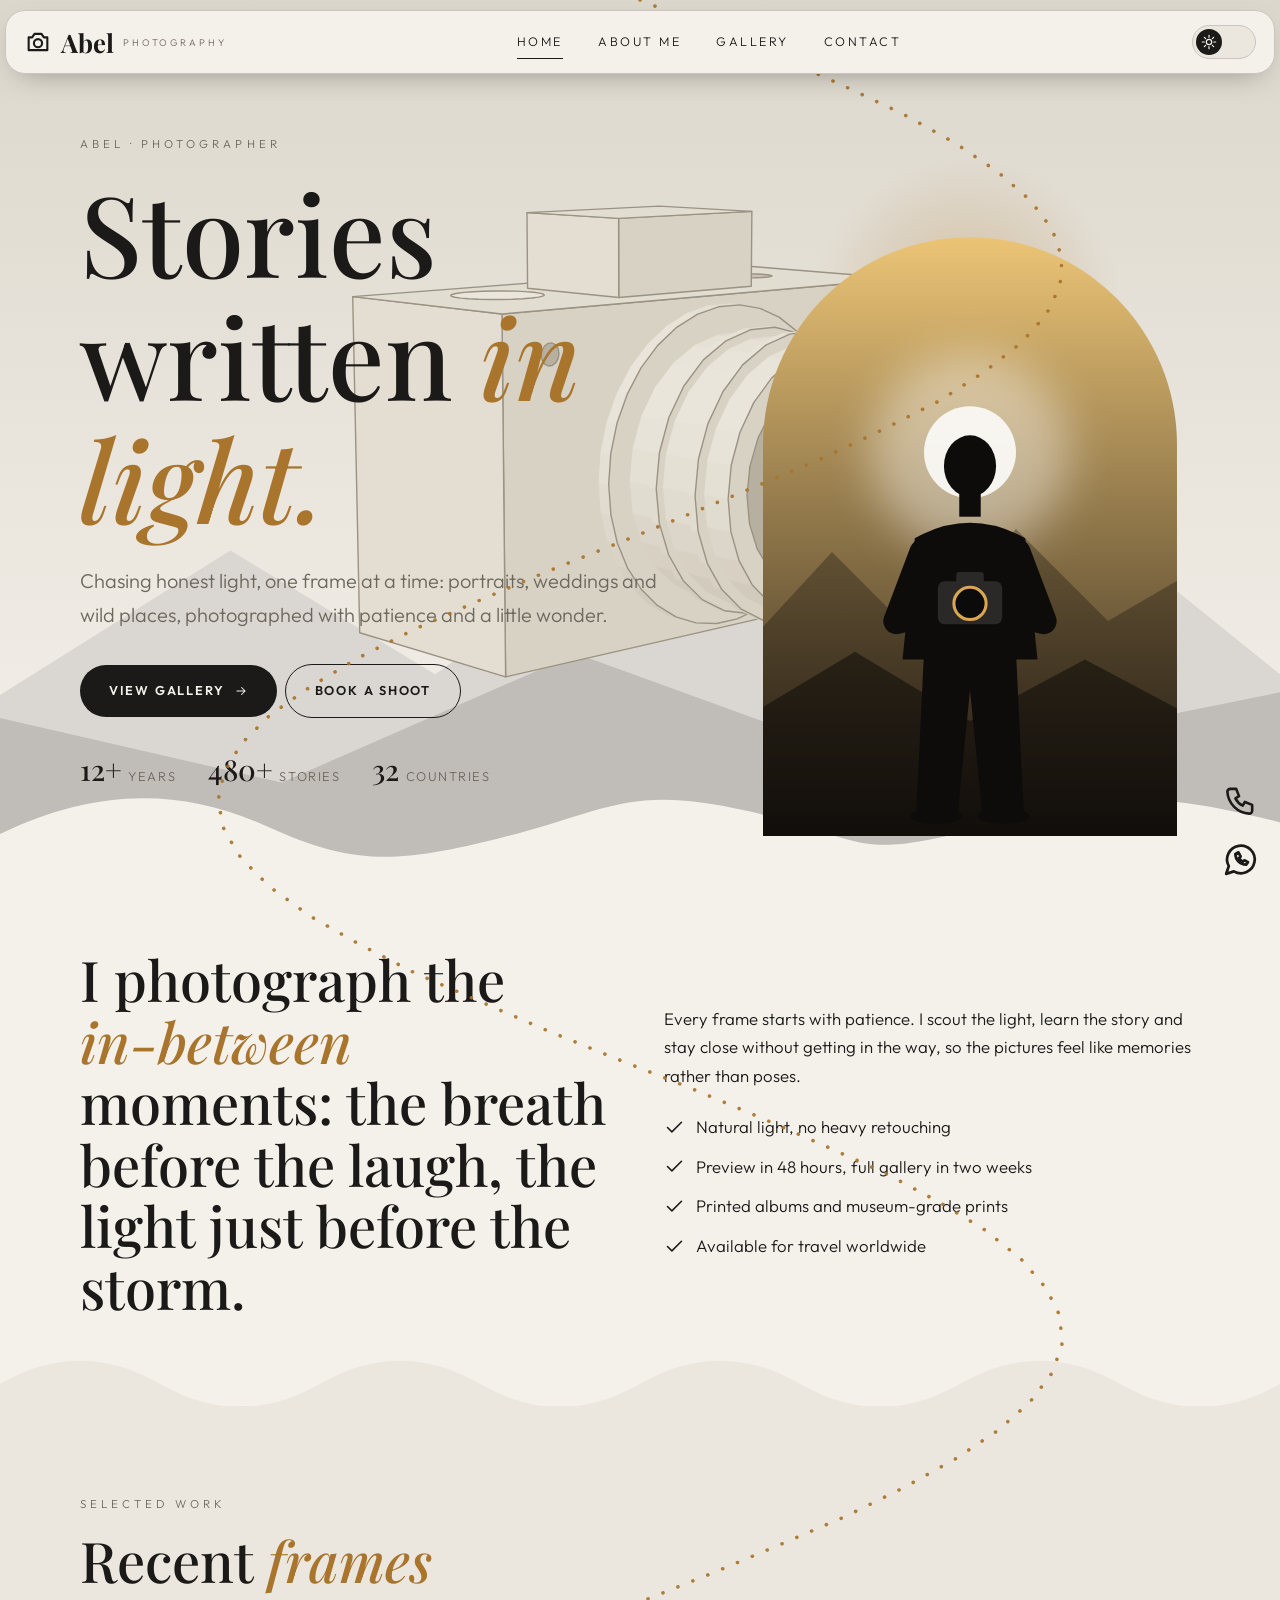
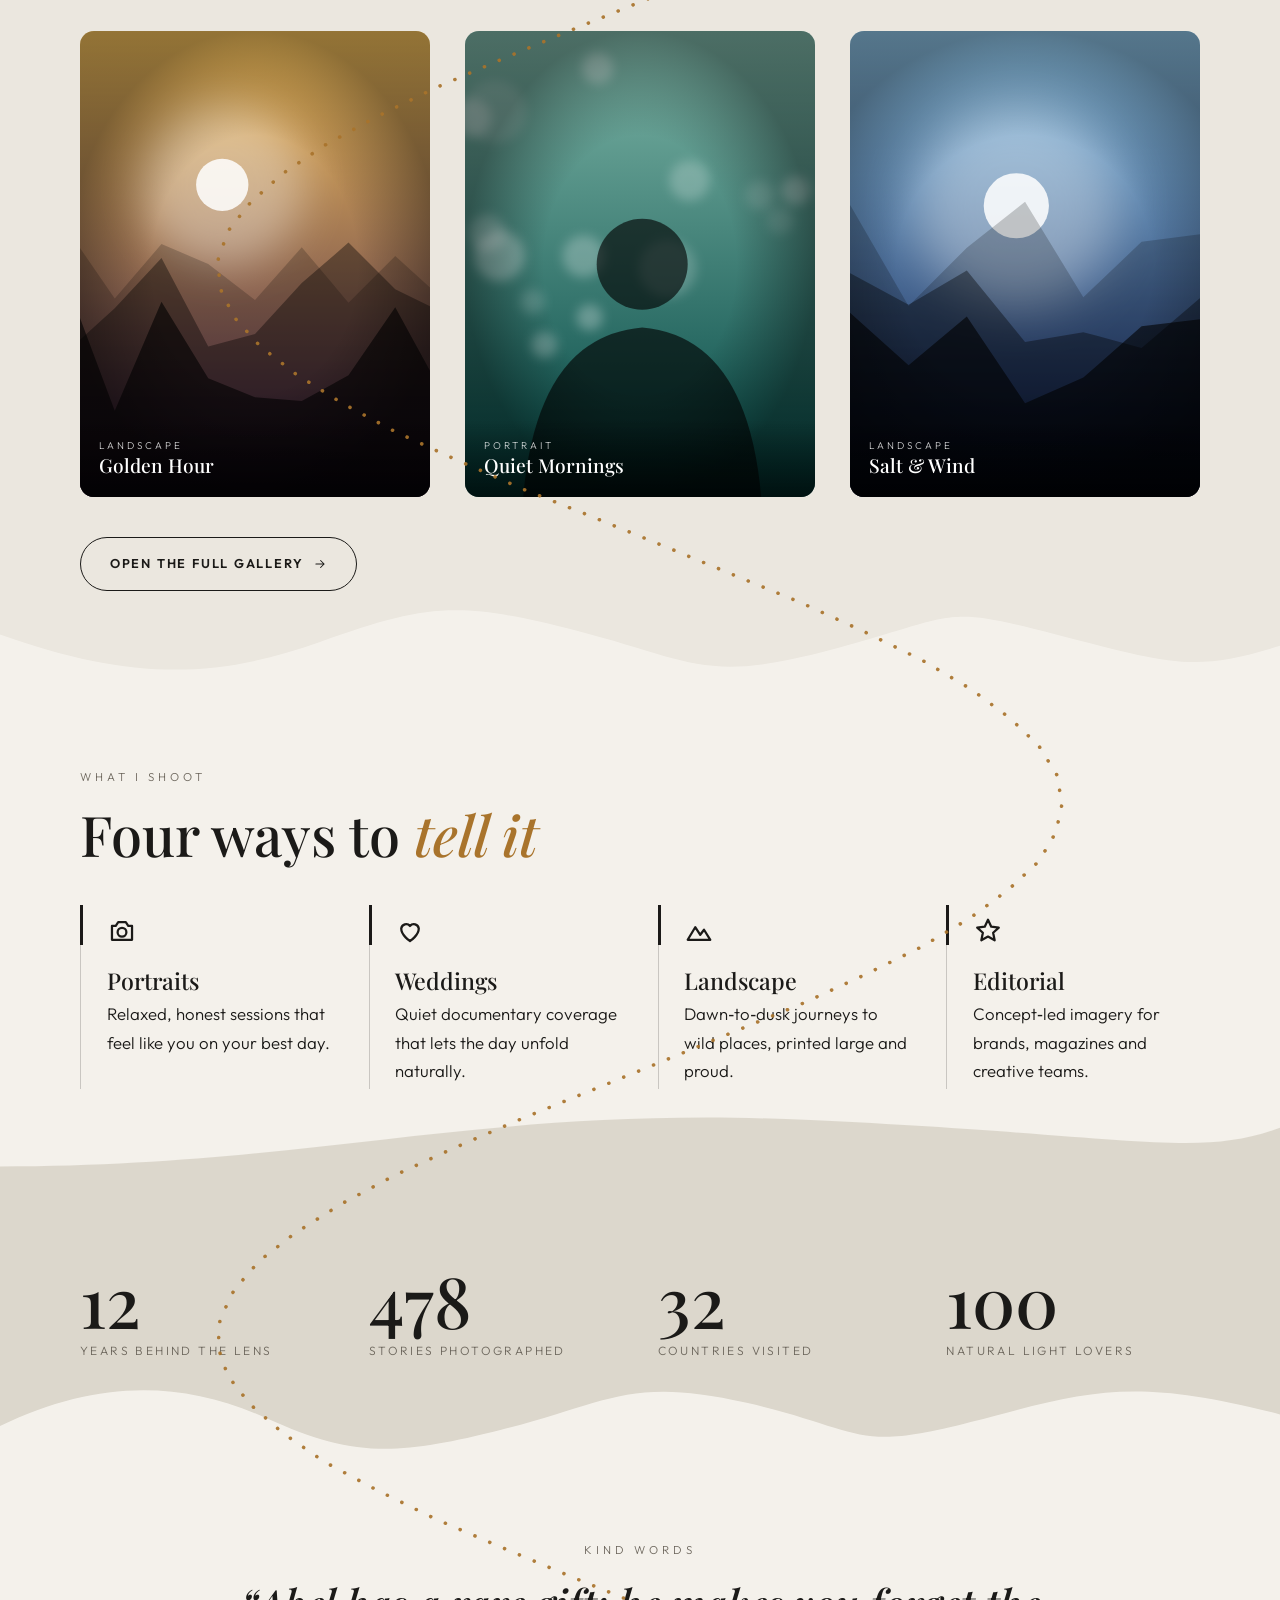
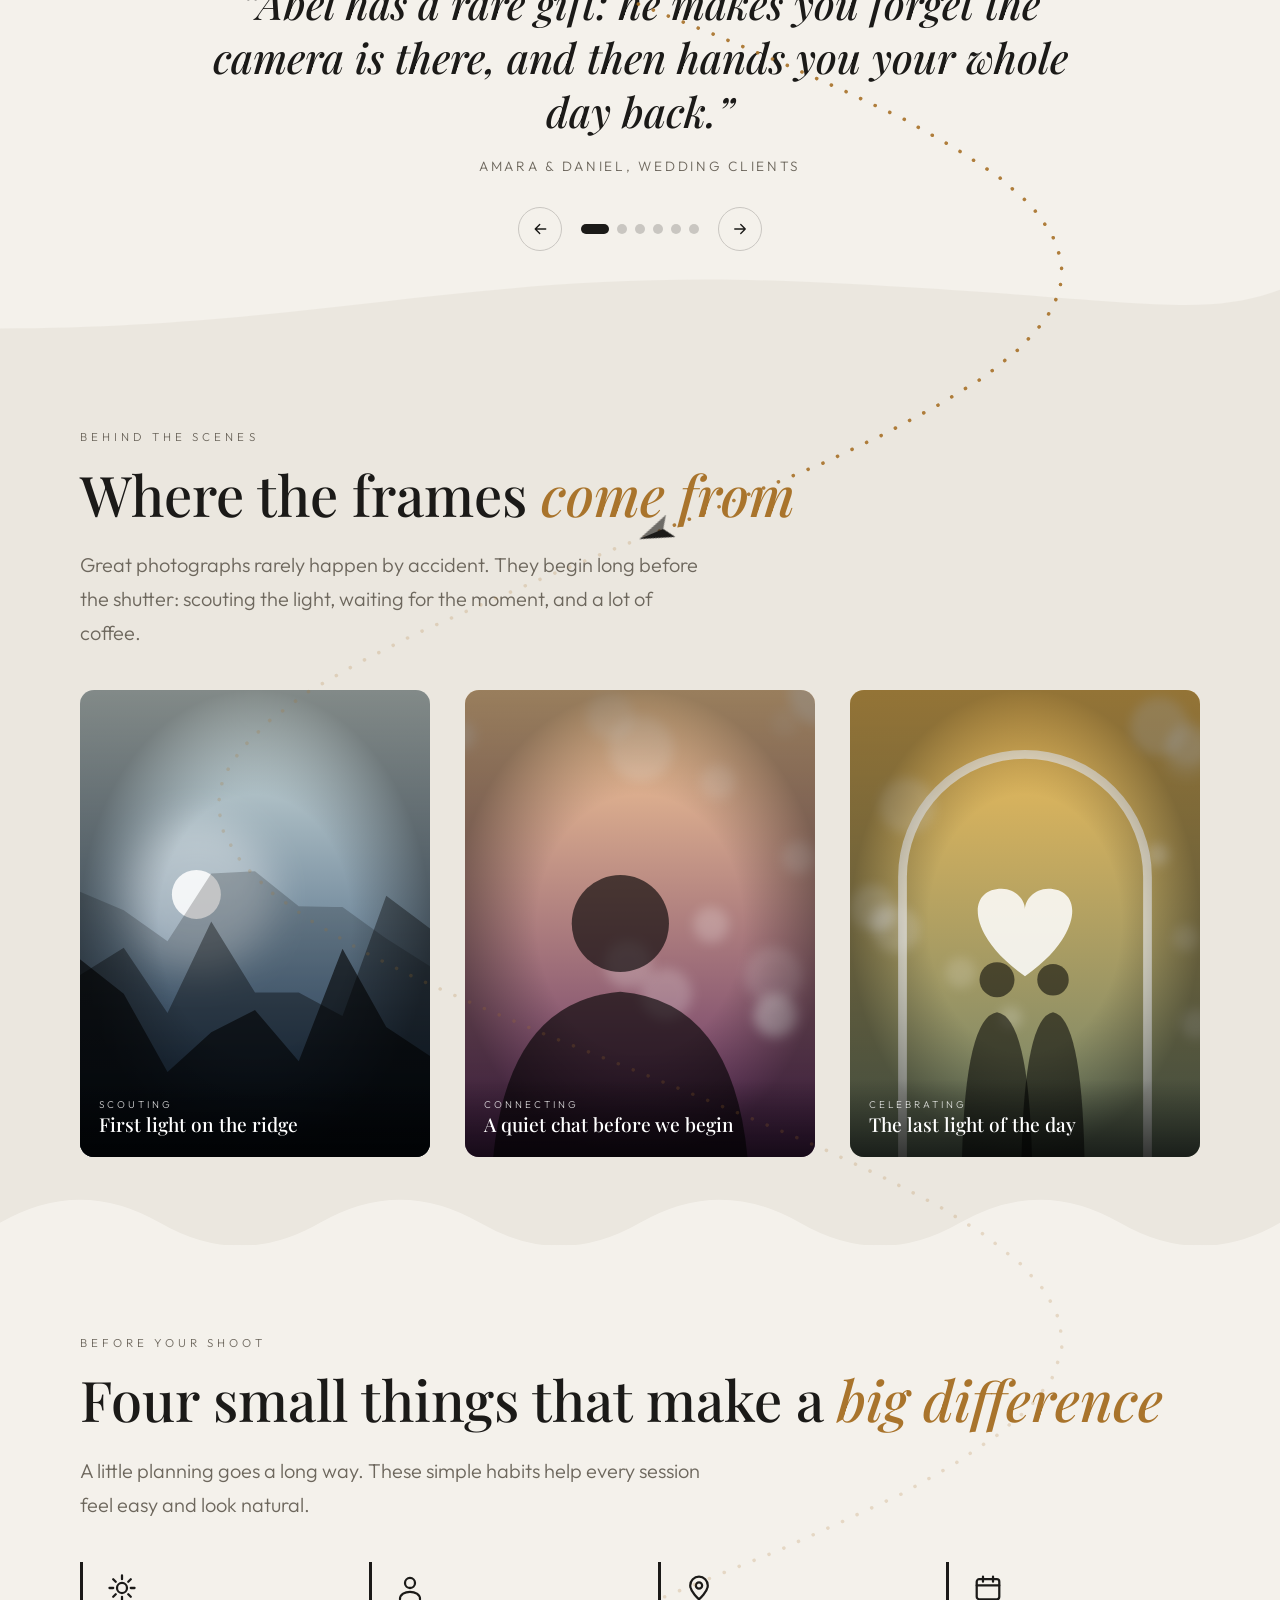
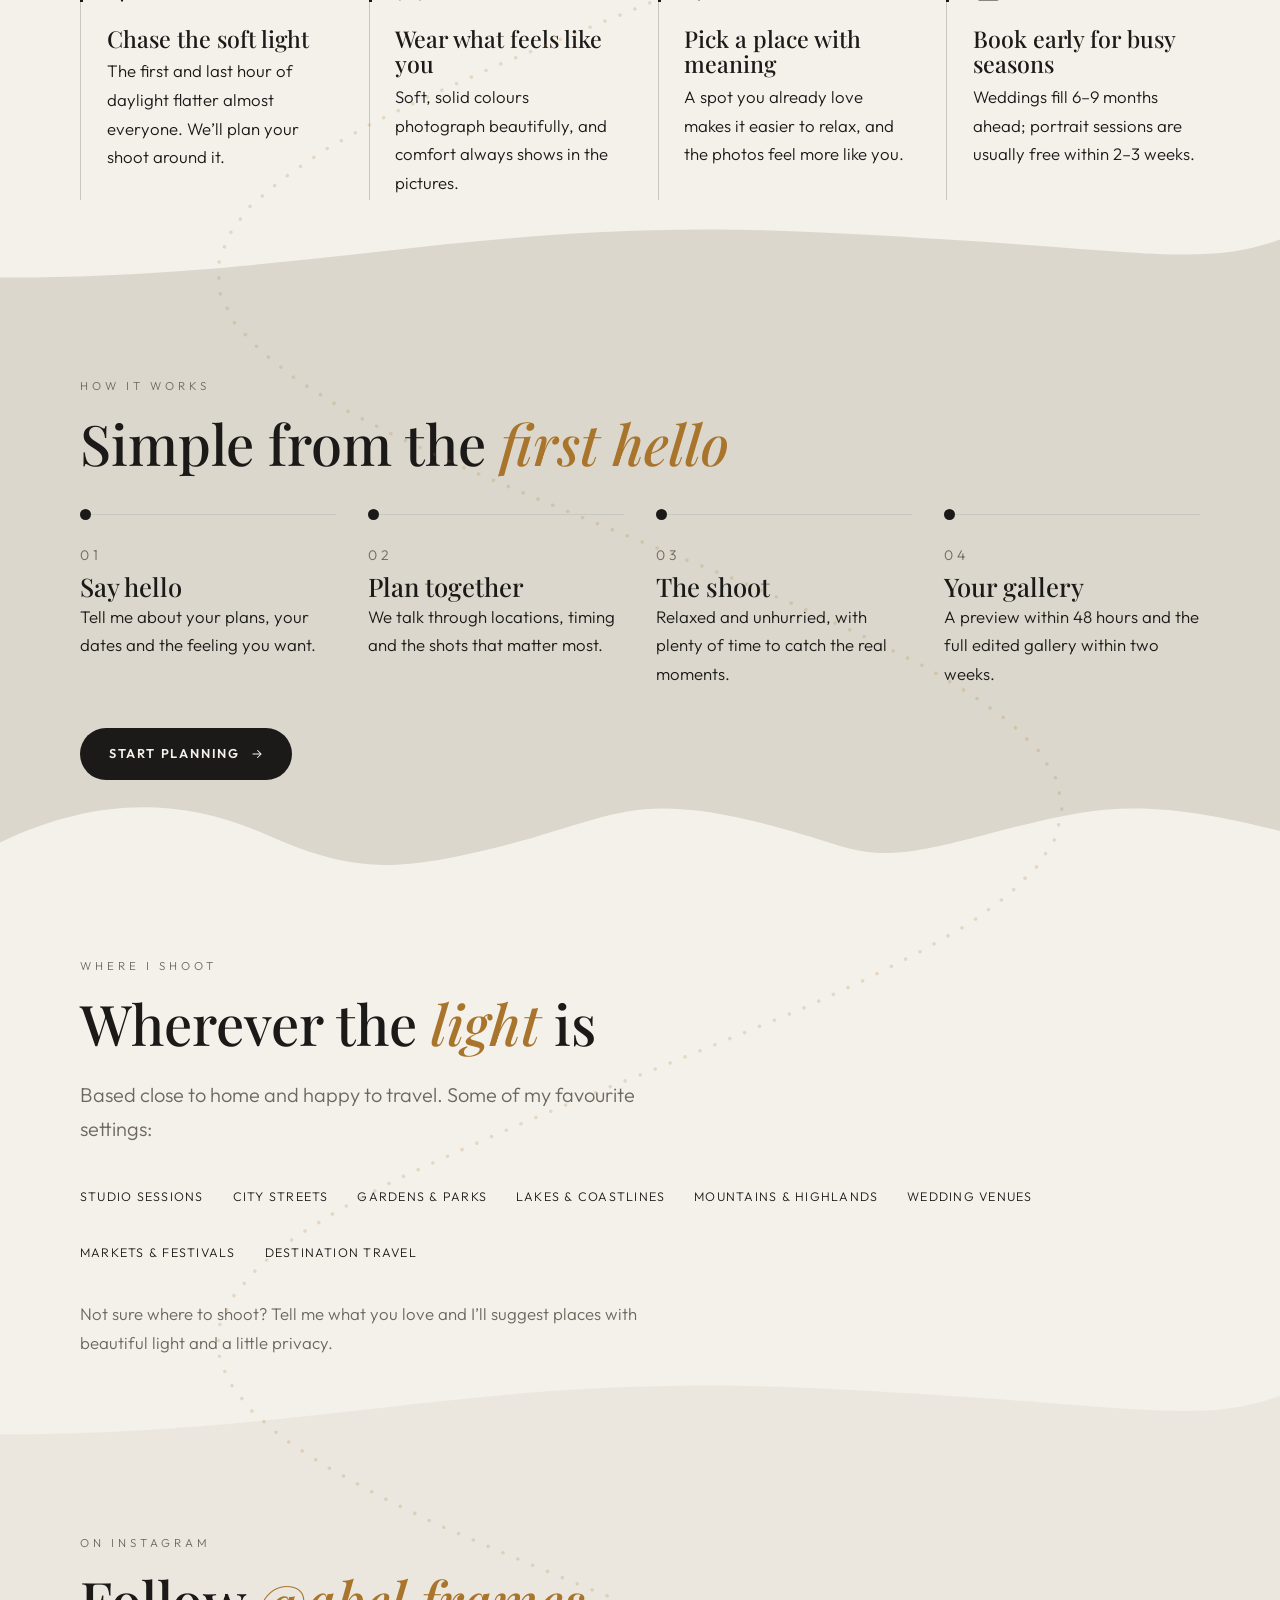
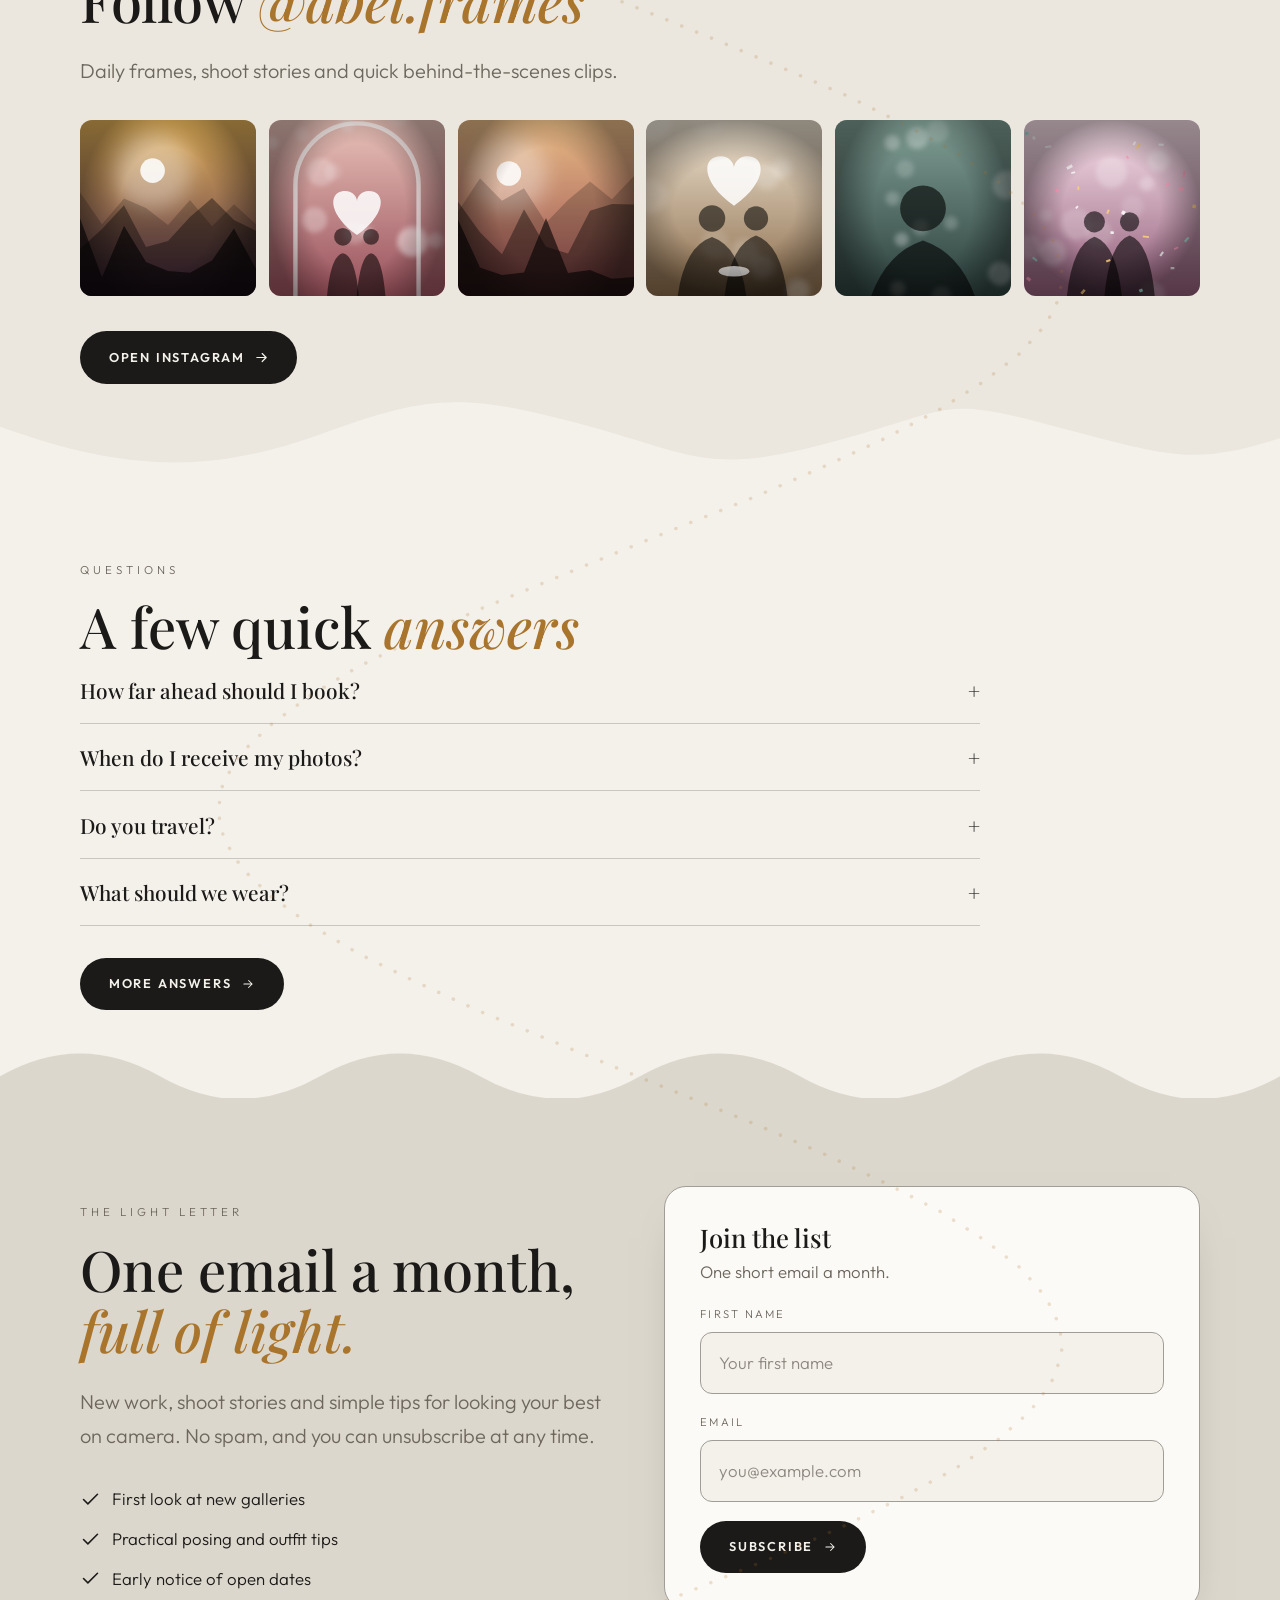
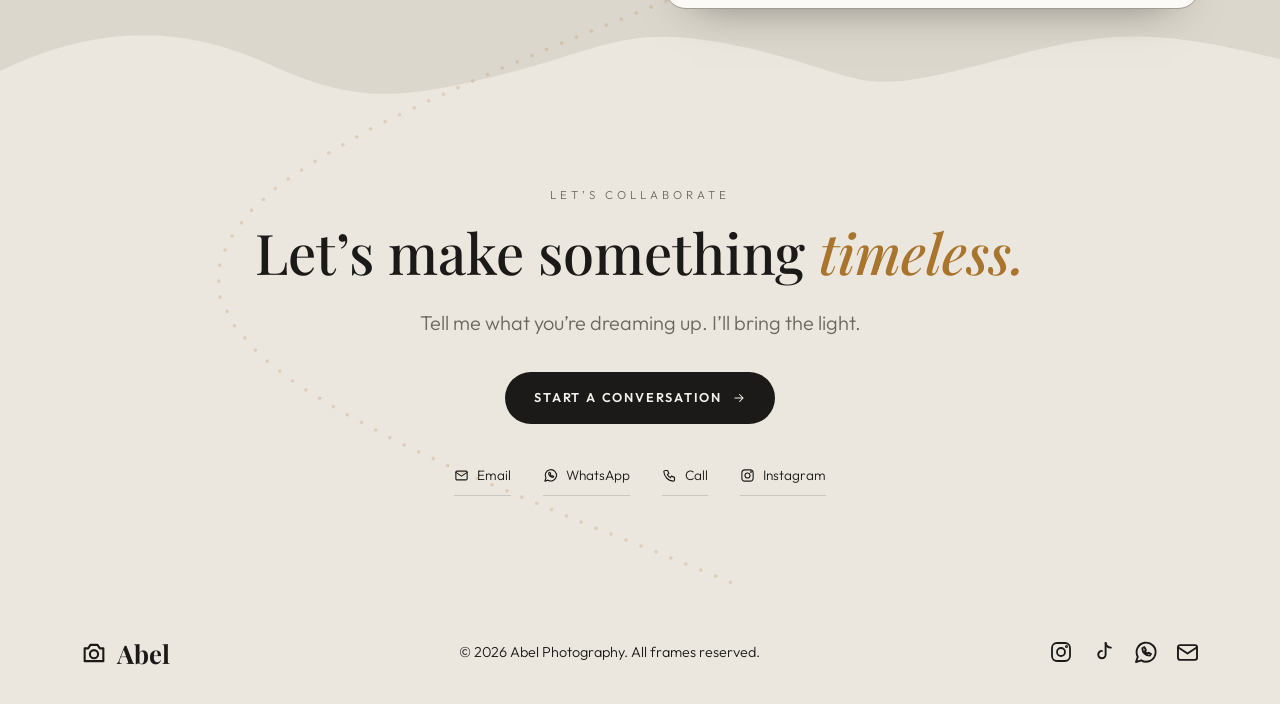
<file: index.html>
<!DOCTYPE html>
<html lang="en"><head>
<meta charset="utf-8">
<meta name="viewport" content="width=device-width,initial-scale=1,viewport-fit=cover">
<title>Abel | Portrait, Wedding &amp; Landscape Photographer</title>
<meta name="description" content="Abel is a portrait, wedding and landscape photographer capturing honest light and real moments. Browse recent work and book a shoot.">
<link rel="canonical" href="https://www.abelphotography.com/">
<meta name="robots" content="index,follow,max-image-preview:large">
<meta name="author" content="Abel">
<meta name="theme-color" content="#f4f1eb" media="(prefers-color-scheme: light)"><meta name="theme-color" content="#0b0b0c" media="(prefers-color-scheme: dark)">
<link rel="icon" href="favicon.svg" type="image/svg+xml">
<meta property="og:type" content="website"><meta property="og:site_name" content="Abel Photography"><meta property="og:locale" content="en_US">
<meta property="og:title" content="Abel | Portrait, Wedding &amp; Landscape Photographer"><meta property="og:description" content="Abel is a portrait, wedding and landscape photographer capturing honest light and real moments. Browse recent work and book a shoot."><meta property="og:url" content="https://www.abelphotography.com/">
<meta property="og:image" content="https://www.abelphotography.com/images/og-cover.jpg"><meta property="og:image:width" content="1200"><meta property="og:image:height" content="630"><meta property="og:image:alt" content="Abel Photography: portraits, weddings and landscapes">
<meta name="twitter:card" content="summary_large_image"><meta name="twitter:title" content="Abel | Portrait, Wedding &amp; Landscape Photographer"><meta name="twitter:description" content="Abel is a portrait, wedding and landscape photographer capturing honest light and real moments. Browse recent work and book a shoot."><meta name="twitter:image" content="https://www.abelphotography.com/images/og-cover.jpg">
<script type="application/ld+json">{"@context": "https://schema.org", "@graph": [{"@type": "Photographer", "@id": "https://www.abelphotography.com/#abel", "name": "Abel Photography", "alternateName": "Abel", "url": "https://www.abelphotography.com/", "image": "https://www.abelphotography.com/images/og-cover.jpg", "description": "Portrait, wedding and landscape photographer capturing honest light and real moments.", "email": "hello@abelphotography.com", "telephone": "+1 555 010 2030", "areaServed": "Worldwide", "sameAs": ["https://instagram.com/abel.frames", "https://www.tiktok.com/@abel.frames"], "knowsAbout": ["Portrait photography", "Wedding photography", "Landscape photography", "Editorial photography"]}, {"@type": "WebSite", "@id": "https://www.abelphotography.com/#site", "url": "https://www.abelphotography.com/", "name": "Abel Photography", "publisher": {"@id": "https://www.abelphotography.com/#abel"}}]}</script>
<noscript><style>.rv{opacity:1!important;transform:none!important}</style></noscript>
<link rel="preconnect" href="https://fonts.googleapis.com"><link rel="preconnect" href="https://fonts.gstatic.com" crossorigin>
<link href="https://fonts.googleapis.com/css2?family=Outfit:wght@300;400;600&family=Playfair+Display:ital,wght@0,500;0,700;1,500&display=swap" rel="stylesheet">
<script>var t;try{t=localStorage.getItem("abel-theme")}catch(_){}document.documentElement.dataset.theme=t||(matchMedia("(prefers-color-scheme:dark)").matches?"dark":"light")</script>
<link rel="stylesheet" href="css/style.css"></head>
<body data-page="home">
<a class="skip" href="#main">Skip to content</a>
<header>
<a class="logo" href="index.html"><i data-i="cam"></i>Abel<small>Photography</small></a>
<nav id="nav" aria-label="Main"><a href="index.html" class="on" aria-current="page" style="--n:0">Home</a><a href="about.html" style="--n:1">About me</a><a href="gallery.html" style="--n:2">Gallery</a><a href="contact.html" style="--n:3">Contact</a></nav>
<div class="right"><button id="th" aria-label="Toggle dark mode"><span class="k"><i data-i="sun"></i><i data-i="moon"></i></span></button></div>
</header>

<main id="main">
<div id="tr" aria-hidden="true"><svg id="s0" preserveAspectRatio="none"><path id="p0" class="dots"/></svg><svg id="s1" preserveAspectRatio="none"><path id="p1" class="dots"/></svg><div id="veh"><svg viewBox="-50 -40 100 130" width="100" height="130"><g id="vg"></g></svg></div></div>


<div class="page" id="home">
<section class="hero"><div class="w hg"><div class="ht">
<span class="eb rv">Abel · Photographer</span>
<h1 class="rv">Stories written <em>in light.</em></h1>
<p class="lead rv">Chasing honest light, one frame at a time: portraits, weddings and wild places, photographed with patience and a little wonder.</p>
<p class="rv"><a class="btn" href="gallery.html">View gallery <i data-i="arr"></i></a> &nbsp;<a class="btn g" href="contact.html">Book a shoot</a></p>
<ul class="mini rv"><li><b>12+</b>years</li><li><b>480+</b>stories</li><li><b>32</b>countries</li></ul>
</div><div class="hp rv"><!-- replace with your photo: images/abel-hero.png --><img src="images/abel-hero.svg" alt="Abel standing with his camera" width="600" height="800" loading="lazy" decoding="async"></div></div></section>
<section class="s"><div class="w two"><h2 class="rv">I photograph the <em>in‑between</em> moments: the breath before the laugh, the light just before the storm.</h2><div class="rv"><p>Every frame starts with patience. I scout the light, learn the story and stay close without getting in the way, so the pictures feel like memories rather than poses.</p><ul class="ticks"><li><i data-i="chk"></i>Natural light, no heavy retouching</li><li><i data-i="chk"></i>Preview in 48 hours, full gallery in two weeks</li><li><i data-i="chk"></i>Printed albums and museum-grade prints</li><li><i data-i="chk"></i>Available for travel worldwide</li></ul></div></div></section>
<section class="s alt"><div class="w"><span class="eb rv">Selected work</span><h2 class="rv">Recent <em>frames</em></h2>
<div class="grid g3 fe" id="fe"><figure class="t rv" data-c="Landscape" style="--r:0.8"><img src="images/g01.svg" alt="Golden Hour, landscape photograph" width="800" height="1000" loading="lazy" decoding="async"><figcaption><small>Landscape</small>Golden Hour</figcaption></figure><figure class="t rv" data-c="Portrait" style="--r:0.75"><img src="images/g02.svg" alt="Quiet Mornings, portrait photograph" width="800" height="1067" loading="lazy" decoding="async"><figcaption><small>Portrait</small>Quiet Mornings</figcaption></figure><figure class="t rv" data-c="Landscape" style="--r:1"><img src="images/g03.svg" alt="Salt &amp; Wind, landscape photograph" width="800" height="800" loading="lazy" decoding="async"><figcaption><small>Landscape</small>Salt &amp; Wind</figcaption></figure></div>
<p class="rv" style="margin-top:2.5rem"><a class="btn g" href="gallery.html">Open the full gallery <i data-i="arr"></i></a></p></div></section>
<section class="s"><div class="w"><span class="eb rv">What I shoot</span><h2 class="rv">Four ways to <em>tell it</em></h2>
<div class="grid g4">
<div class="card arch rv"><span class="bd"><i data-i="cam"></i></span><h3>Portraits</h3><p>Relaxed, honest sessions that feel like you on your best day.</p></div>
<div class="card arch rv"><span class="bd"><i data-i="heart"></i></span><h3>Weddings</h3><p>Quiet documentary coverage that lets the day unfold naturally.</p></div>
<div class="card arch rv"><span class="bd"><i data-i="mtn"></i></span><h3>Landscape</h3><p>Dawn‑to‑dusk journeys to wild places, printed large and proud.</p></div>
<div class="card arch rv"><span class="bd"><i data-i="star"></i></span><h3>Editorial</h3><p>Concept‑led imagery for brands, magazines and creative teams.</p></div>
</div></div></section>
<section class="s alt2"><div class="w"><div class="grid g4" style="margin:0">
<div class="stat rv"><b data-n="12" data-s="+">0</b><span>Years behind the lens</span></div>
<div class="stat rv"><b data-n="480" data-s="+">0</b><span>Stories photographed</span></div>
<div class="stat rv"><b data-n="32">0</b><span>Countries visited</span></div>
<div class="stat rv"><b data-n="100" data-s="%">0</b><span>Natural light lovers</span></div>
</div></div></section>
<section class="s"><div class="w narrow"><span class="eb rv c" style="display:block;text-align:center">Kind words</span><div class="tc rv" id="tc"><div id="ts"><blockquote class=on>“Abel has a rare gift: he makes you forget the camera is there, and then hands you your whole day back.”<cite>Amara &amp; Daniel, wedding clients</cite></blockquote><blockquote>“Our family portraits feel like us, warm, easy and full of laughter. We’ve already booked again.”<cite>The Okello family, portrait session</cite></blockquote><blockquote>“Professional, punctual and endlessly patient. The brand campaign exceeded every expectation.”<cite>Grace M., creative director</cite></blockquote><blockquote>“He found light in places I’d walked past a hundred times. Every landscape print is now a conversation piece.”<cite>Samuel K., print collector</cite></blockquote><blockquote>“From the first call to the final gallery, the whole experience was effortless and joyful.”<cite>Lina &amp; Joseph, engagement shoot</cite></blockquote><blockquote>“Abel photographed our launch event and captured the energy better than we imagined possible.”<cite>Nova Studio, event client</cite></blockquote></div><div class="tn"><button id="tp" aria-label="Previous testimonial"><i data-i="arr" style="transform:scaleX(-1)"></i></button><div id="td"><button aria-label="Testimonial 1" class=on></button><button aria-label="Testimonial 2"></button><button aria-label="Testimonial 3"></button><button aria-label="Testimonial 4"></button><button aria-label="Testimonial 5"></button><button aria-label="Testimonial 6"></button></div><button id="tx" aria-label="Next testimonial"><i data-i="arr"></i></button></div></div></div></section>
<section class="s alt"><div class="w"><span class="eb rv">Behind the scenes</span><h2 class="rv">Where the frames <em>come from</em></h2><p class="lead rv">Great photographs rarely happen by accident. They begin long before the shutter: scouting the light, waiting for the moment, and a lot of coffee.</p><div class="grid g3 fe"><figure class="t rv" data-c="Landscape" style="--r:0.75"><img src="images/g15.svg" alt="Misty ridge at first light, landscape photograph" width="800" height="1067" loading="lazy" decoding="async"><figcaption><small>Scouting</small>First light on the ridge</figcaption></figure><figure class="t rv" data-c="Portrait" style="--r:0.8"><img src="images/g09.svg" alt="First Light, portrait photograph" width="800" height="1000" loading="lazy" decoding="async"><figcaption><small>Connecting</small>A quiet chat before we begin</figcaption></figure><figure class="t rv" data-c="Wedding" style="--r:0.75"><img src="images/g26.svg" alt="Golden Aisle, wedding photograph" width="800" height="1067" loading="lazy" decoding="async"><figcaption><small>Celebrating</small>The last light of the day</figcaption></figure></div></div></section>
<section class="s"><div class="w"><span class="eb rv">Before your shoot</span><h2 class="rv">Four small things that make a <em>big difference</em></h2><p class="lead rv">A little planning goes a long way. These simple habits help every session feel easy and look natural.</p><div class="grid g4"><div class="card rv"><span class="bd"><i data-i="sun"></i></span><h3>Chase the soft light</h3><p>The first and last hour of daylight flatter almost everyone. We’ll plan your shoot around it.</p></div><div class="card rv"><span class="bd"><i data-i="user"></i></span><h3>Wear what feels like you</h3><p>Soft, solid colours photograph beautifully, and comfort always shows in the pictures.</p></div><div class="card rv"><span class="bd"><i data-i="pin"></i></span><h3>Pick a place with meaning</h3><p>A spot you already love makes it easier to relax, and the photos feel more like you.</p></div><div class="card rv"><span class="bd"><i data-i="cal"></i></span><h3>Book early for busy seasons</h3><p>Weddings fill 6–9 months ahead; portrait sessions are usually free within 2–3 weeks.</p></div></div></div></section>
<section class="s alt2"><div class="w"><span class="eb rv">How it works</span><h2 class="rv">Simple from the <em>first hello</em></h2><div class="tl"><div class="rv"><small>01</small><b>Say hello</b>Tell me about your plans, your dates and the feeling you want.</div><div class="rv"><small>02</small><b>Plan together</b>We talk through locations, timing and the shots that matter most.</div><div class="rv"><small>03</small><b>The shoot</b>Relaxed and unhurried, with plenty of time to catch the real moments.</div><div class="rv"><small>04</small><b>Your gallery</b>A preview within 48 hours and the full edited gallery within two weeks.</div></div><p class="rv" style="margin-top:2.5rem"><a class="btn" href="contact.html">Start planning <i data-i="arr"></i></a></p></div></section>
<section class="s"><div class="w"><span class="eb rv">Where I shoot</span><h2 class="rv">Wherever the <em>light</em> is</h2><p class="lead rv">Based close to home and happy to travel. Some of my favourite settings:</p><div class="chips rv"><span class="chip">Studio sessions</span><span class="chip">City streets</span><span class="chip">Gardens & parks</span><span class="chip">Lakes & coastlines</span><span class="chip">Mountains & highlands</span><span class="chip">Wedding venues</span><span class="chip">Markets & festivals</span><span class="chip">Destination travel</span></div><p class="rv" style="color:var(--mut);max-width:620px">Not sure where to shoot? Tell me what you love and I’ll suggest places with beautiful light and a little privacy.</p></div></section>
<section class="s alt"><div class="w"><span class="eb rv">On Instagram</span><h2 class="rv">Follow <em>@abel.frames</em></h2><p class="lead rv">Daily frames, shoot stories and quick behind-the-scenes clips.</p><div class="igs rv"><a class="ig" href="https://instagram.com/abel.frames" target="_blank" rel="noopener" aria-label="View on Instagram"><img src="images/g01.svg" alt="" width="400" height="400" loading="lazy" decoding="async"></a><a class="ig" href="https://instagram.com/abel.frames" target="_blank" rel="noopener" aria-label="View on Instagram"><img src="images/g07.svg" alt="" width="400" height="400" loading="lazy" decoding="async"></a><a class="ig" href="https://instagram.com/abel.frames" target="_blank" rel="noopener" aria-label="View on Instagram"><img src="images/g18.svg" alt="" width="400" height="400" loading="lazy" decoding="async"></a><a class="ig" href="https://instagram.com/abel.frames" target="_blank" rel="noopener" aria-label="View on Instagram"><img src="images/g33.svg" alt="" width="400" height="400" loading="lazy" decoding="async"></a><a class="ig" href="https://instagram.com/abel.frames" target="_blank" rel="noopener" aria-label="View on Instagram"><img src="images/g36.svg" alt="" width="400" height="400" loading="lazy" decoding="async"></a><a class="ig" href="https://instagram.com/abel.frames" target="_blank" rel="noopener" aria-label="View on Instagram"><img src="images/g40.svg" alt="" width="400" height="400" loading="lazy" decoding="async"></a></div><p class="rv" style="margin-top:2.2rem"><a class="btn" href="https://instagram.com/abel.frames" target="_blank" rel="noopener">Open Instagram <i data-i="arr"></i></a></p></div></section>
<section class="s"><div class="w"><span class="eb rv">Questions</span><h2 class="rv">A few quick <em>answers</em></h2><div class="narrow"><details class="rv"><summary>How far ahead should I book?</summary><p>Weddings fill 6–9 months ahead; portrait sessions are usually available within 2–3 weeks.</p></details><details class="rv"><summary>When do I receive my photos?</summary><p>A small preview within 48 hours, then the complete edited gallery within two weeks.</p></details><details class="rv"><summary>Do you travel?</summary><p>Gladly. Travel is quoted per project and often makes for the best stories.</p></details><details class="rv"><summary>What should we wear?</summary><p>Soft, solid colours that suit the setting work best. We’ll talk through ideas together before the shoot.</p></details></div><p class="rv" style="margin-top:2rem"><a class="btn" href="contact.html">More answers <i data-i="arr"></i></a></p></div></section>
<section class="s alt2"><div class="w two"><div><span class="eb rv">The Light Letter</span><h2 class="rv">One email a month, <em>full of light.</em></h2><p class="lead rv">New work, shoot stories and simple tips for looking your best on camera. No spam, and you can unsubscribe at any time.</p><ul class="ticks rv"><li><i data-i="chk"></i>First look at new galleries</li><li><i data-i="chk"></i>Practical posing and outfit tips</li><li><i data-i="chk"></i>Early notice of open dates</li></ul></div><div class="rv"><form class="fcard" data-ajax action="https://formspree.io/f/your_form_id" method="POST" ><h3>Join the list</h3><p class="fsub">One short email a month.</p><label><span>First name</span><input name="name" placeholder="Your first name" autocomplete="given-name"></label><label><span>Email</span><input required type="email" name="email" placeholder="you@example.com" autocomplete="email"></label><input type="hidden" name="_subject" value="Light Letter signup"><button class="btn" type="submit">Subscribe <i data-i="arr"></i></button><p class="ferr" hidden>Something went wrong. Please try again or message me on WhatsApp.</p></form><div class="fok fcard" hidden><h3>You’re on the list!</h3><p>Welcome. Your first Light Letter is on its way soon.</p></div></div></div></section>
<section class="s alt c"><div class="w"><span class="eb rv">Let’s collaborate</span><h2 class="rv">Let’s make something <em>timeless.</em></h2><p class="lead rv">Tell me what you’re dreaming up. I’ll bring the light.</p><p class="rv"><a class="btn" href="contact.html">Start a conversation <i data-i="arr"></i></a></p><div class="qc rv"><a href="mailto:hello@abelphotography.com"><i data-i="mail"></i>Email</a><a href="https://wa.me/15550102030" target="_blank" rel="noopener"><i data-i="wa"></i>WhatsApp</a><a href="tel:+15550102030"><i data-i="phone"></i>Call</a><a href="https://instagram.com/abel.frames" target="_blank" rel="noopener"><i data-i="ig"></i>Instagram</a></div></div></section>
</div>

</main>

<footer><div class="w fo">
<a class="logo" href="index.html"><i data-i="cam"></i>Abel</a>
<p>© 2026 Abel Photography. All frames reserved.</p>
<div class="soc"><a href="https://instagram.com/abel.frames" target="_blank" rel="noopener" aria-label="Instagram"><i data-i="ig"></i></a><a href="https://www.tiktok.com/@abel.frames" target="_blank" rel="noopener" aria-label="TikTok"><i data-i="tt"></i></a><a href="https://wa.me/15550102030" target="_blank" rel="noopener" aria-label="WhatsApp"><i data-i="wa"></i></a><a href="mailto:hello@abelphotography.com" aria-label="Email"><i data-i="mail"></i></a></div>
</div></footer>

<div class="tabs" role="navigation" aria-label="Mobile navigation"><div class="ind" style="--ti:0"></div><a href="index.html" class=on aria-current=page><i data-i="home"></i><span>Home</span></a><a href="about.html"><i data-i="user"></i><span>About</span></a><a href="gallery.html"><i data-i="img"></i><span>Gallery</span></a><a href="contact.html"><i data-i="mail"></i><span>Contact</span></a></div>
<div class="fab"><a href="tel:+15550102030" aria-label="Call Abel"><i data-i="phone"></i></a><a class="wa" href="https://wa.me/15550102030" target="_blank" rel="noopener" aria-label="Chat on WhatsApp"><i data-i="wa"></i></a></div>
<div id="lb"><figure id="lbf"></figure><button aria-label="Close">×</button></div>

<script src="js/main.js"></script>
</body></html>
</file>
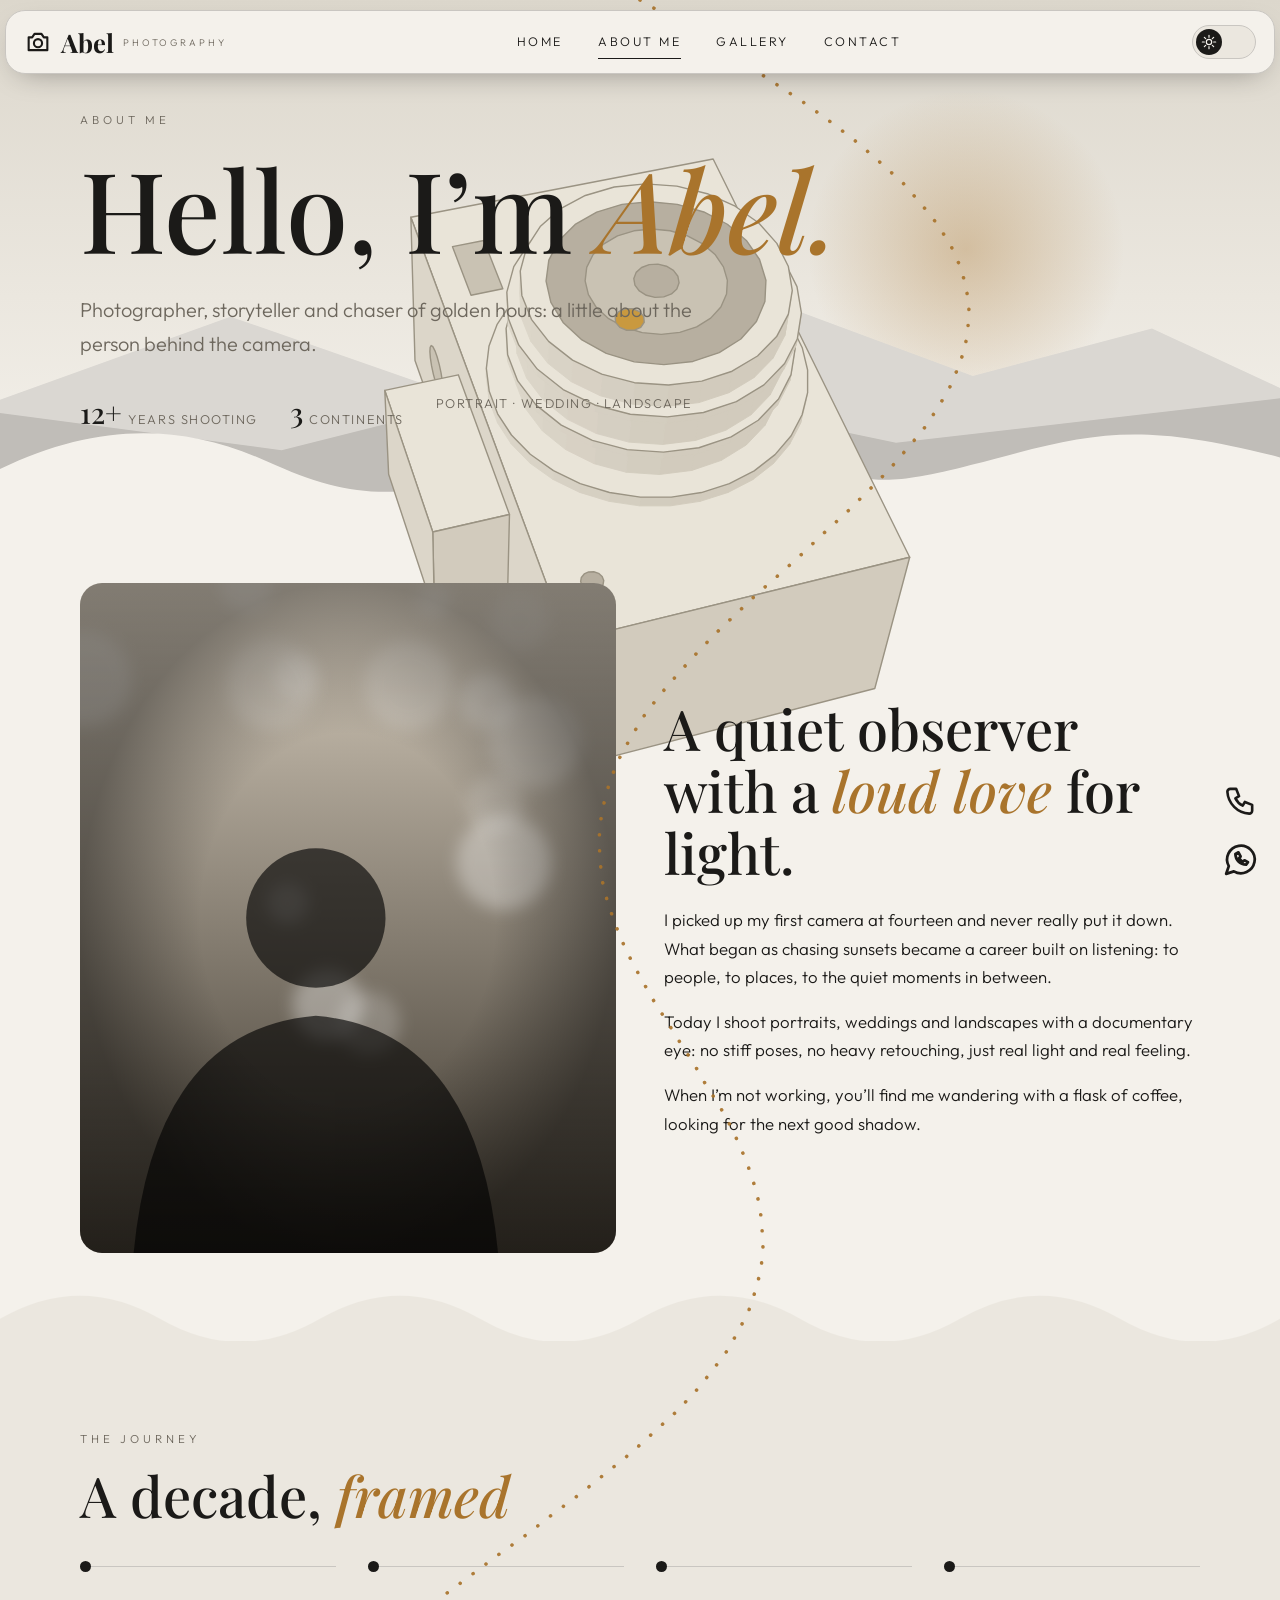
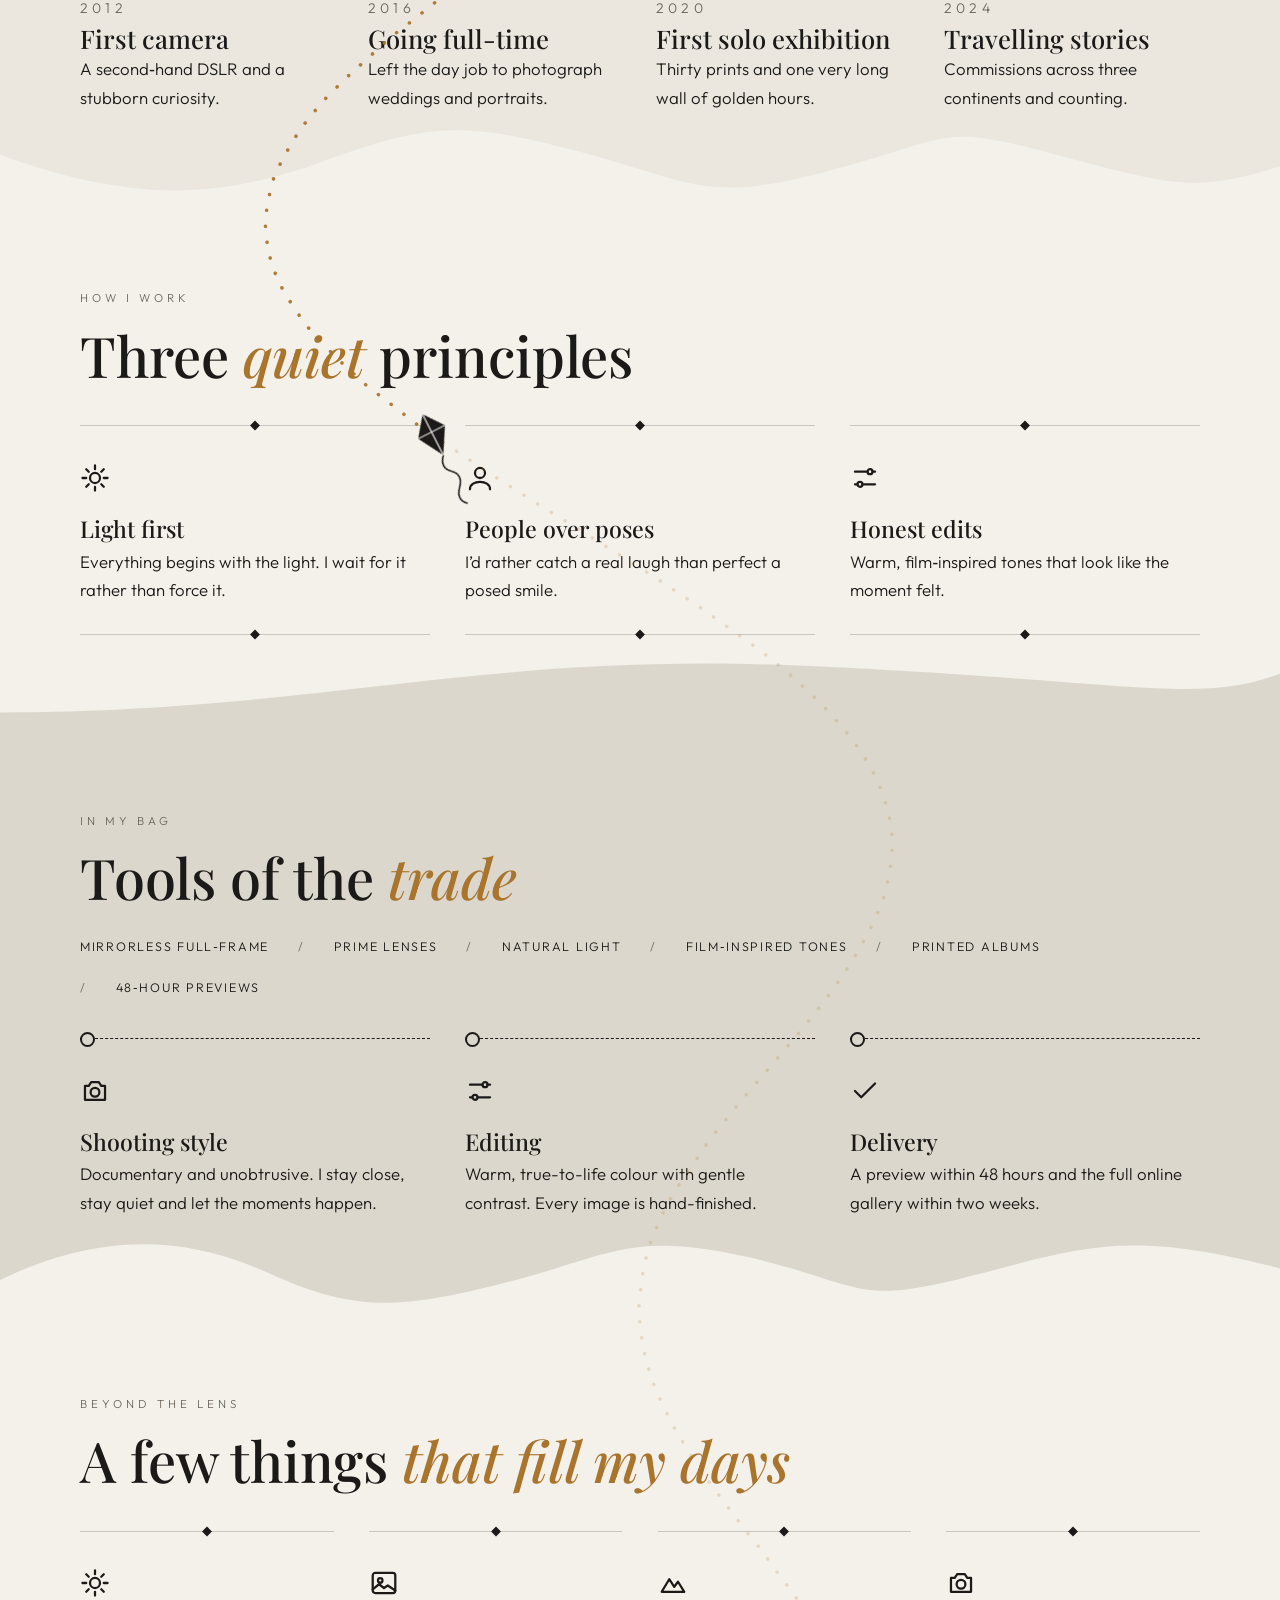
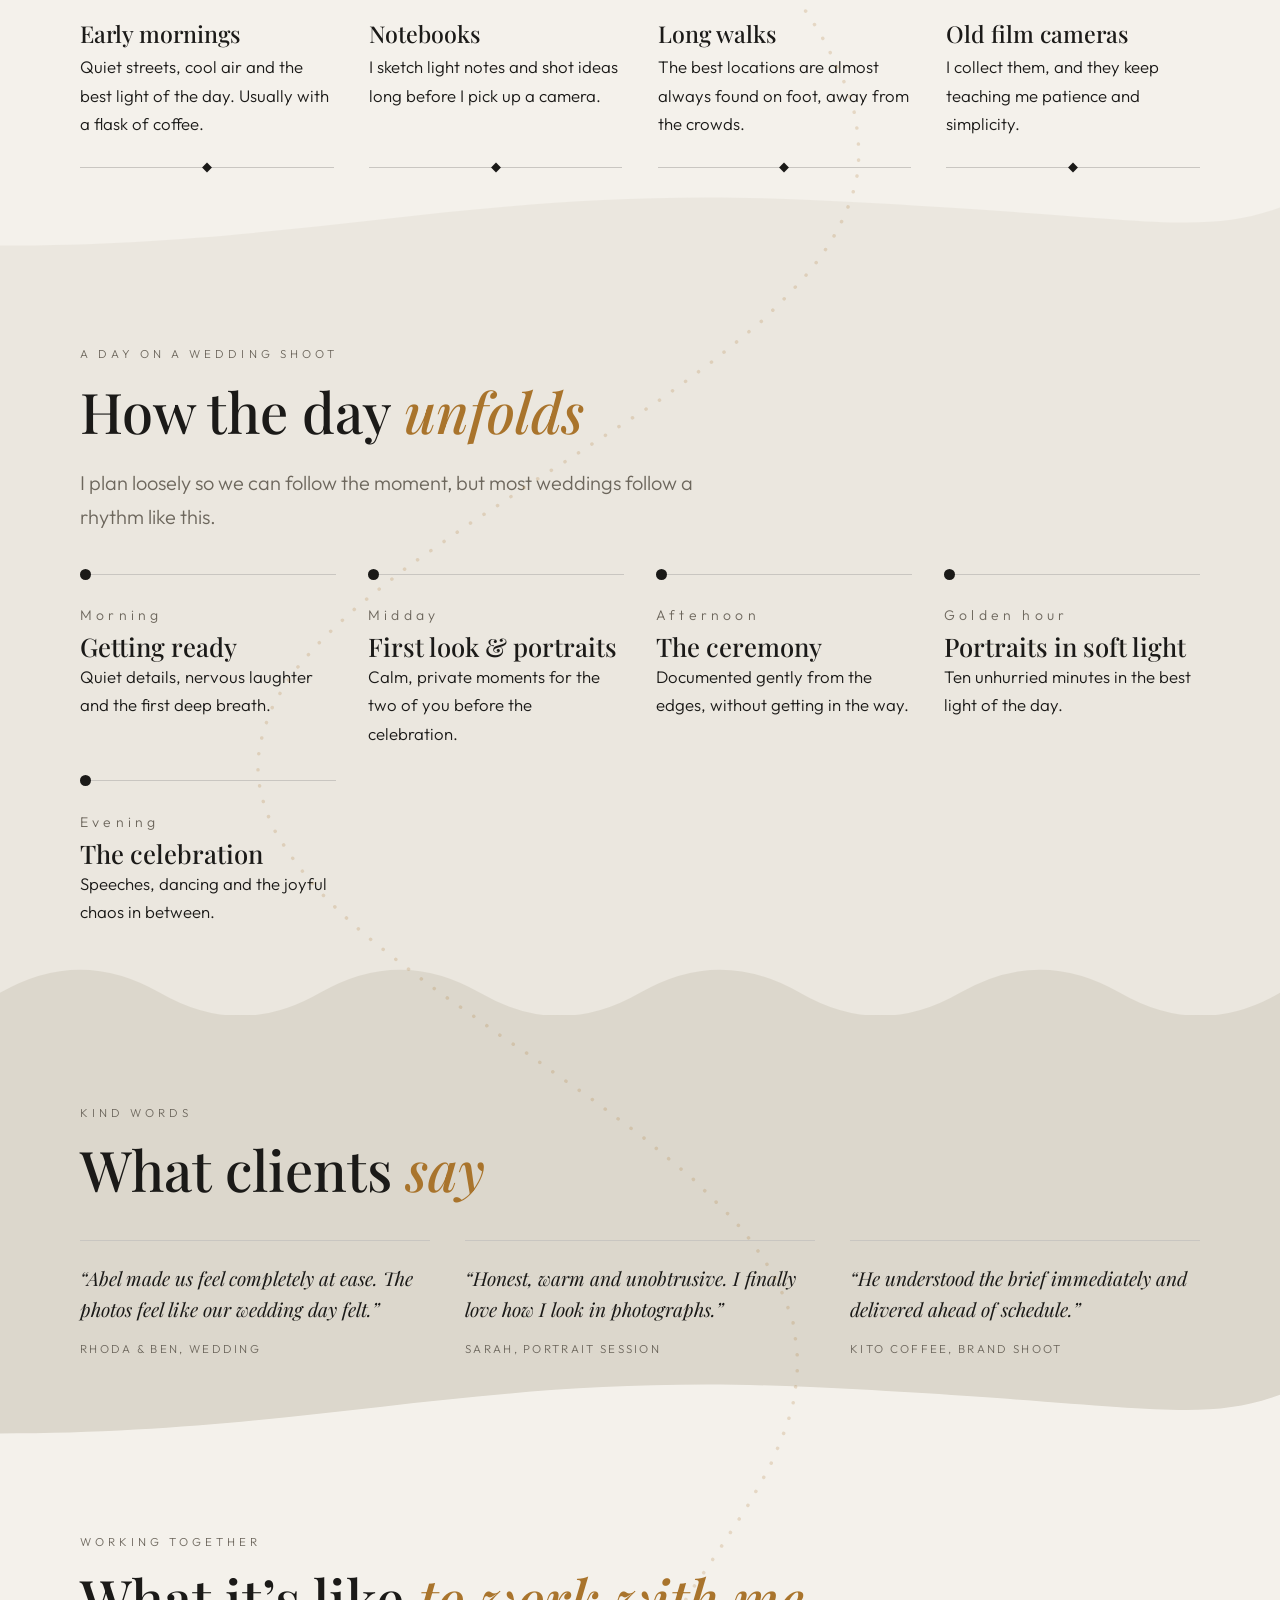
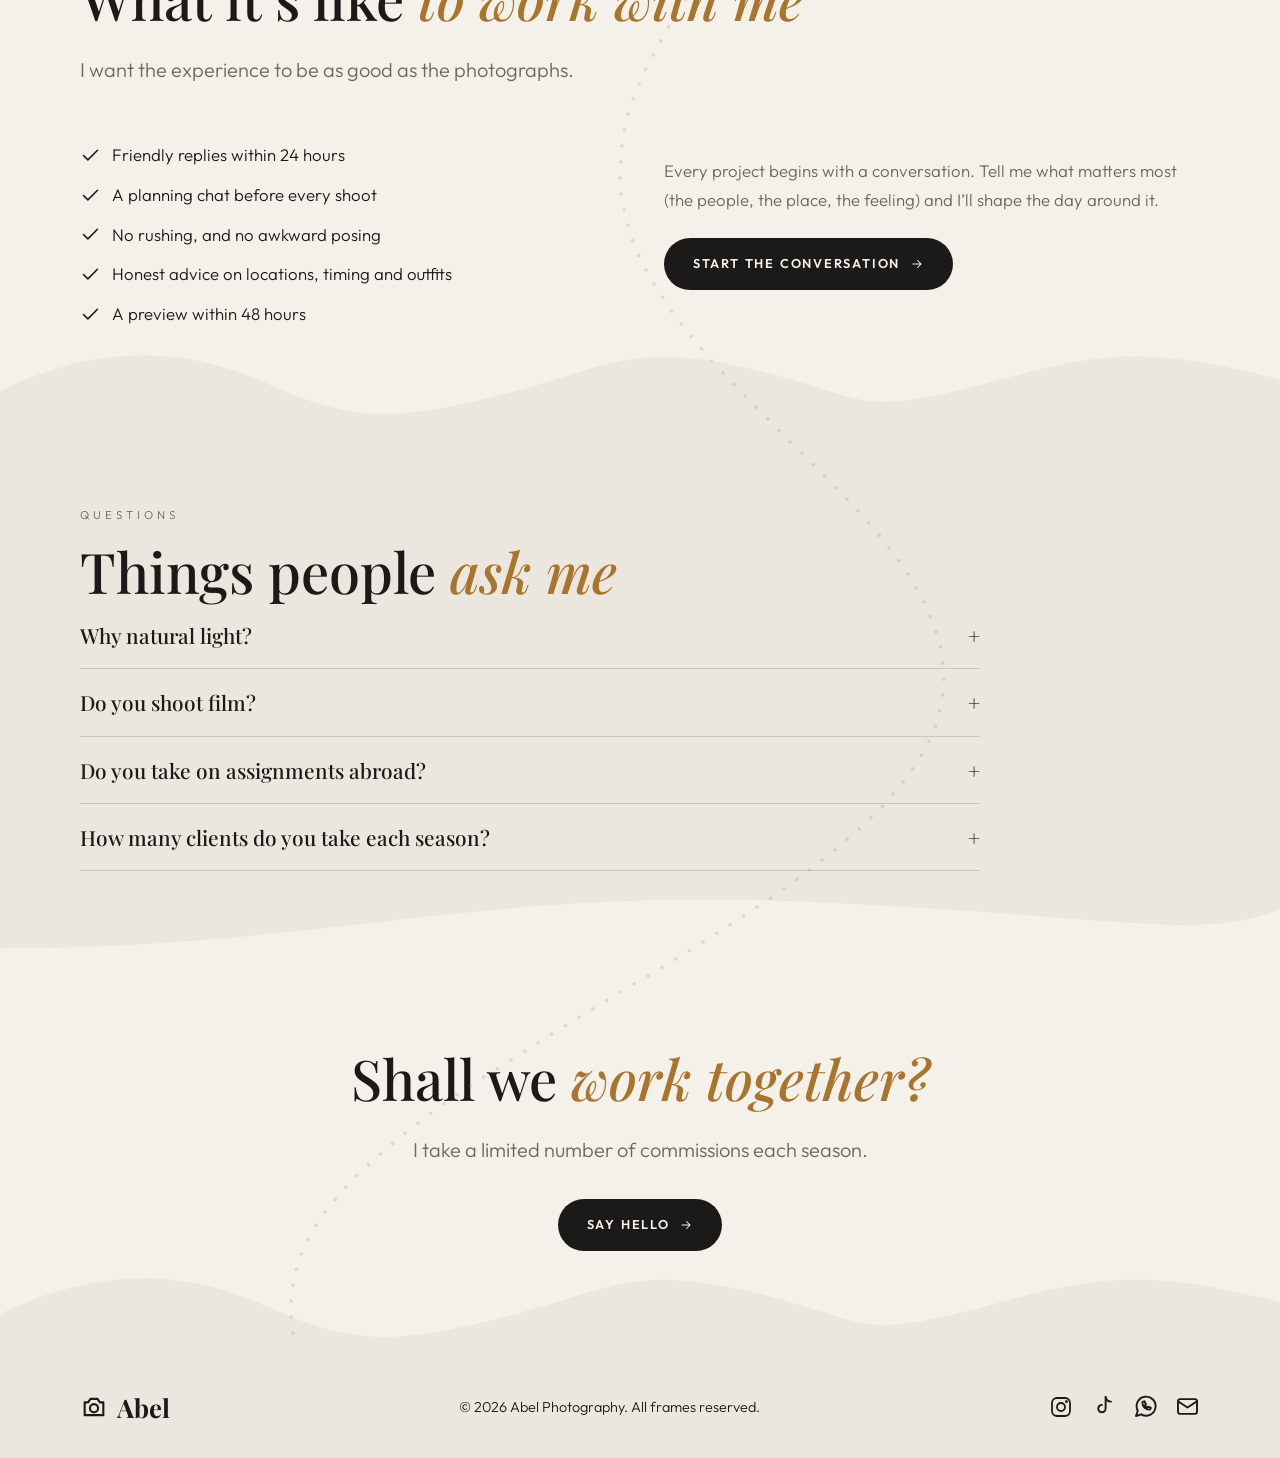
<file: about.html>
<!DOCTYPE html>
<html lang="en"><head>
<meta charset="utf-8">
<meta name="viewport" content="width=device-width,initial-scale=1,viewport-fit=cover">
<title>About Abel | Photographer &amp; Visual Storyteller</title>
<meta name="description" content="Meet Abel, a documentary-style photographer with 12+ years behind the lens. Discover his story, his love of natural light and how he works.">
<link rel="canonical" href="https://www.abelphotography.com/about.html">
<meta name="robots" content="index,follow,max-image-preview:large">
<meta name="author" content="Abel">
<meta name="theme-color" content="#f4f1eb" media="(prefers-color-scheme: light)"><meta name="theme-color" content="#0b0b0c" media="(prefers-color-scheme: dark)">
<link rel="icon" href="favicon.svg" type="image/svg+xml">
<meta property="og:type" content="website"><meta property="og:site_name" content="Abel Photography"><meta property="og:locale" content="en_US">
<meta property="og:title" content="About Abel | Photographer &amp; Visual Storyteller"><meta property="og:description" content="Meet Abel, a documentary-style photographer with 12+ years behind the lens. Discover his story, his love of natural light and how he works."><meta property="og:url" content="https://www.abelphotography.com/about.html">
<meta property="og:image" content="https://www.abelphotography.com/images/og-cover.jpg"><meta property="og:image:width" content="1200"><meta property="og:image:height" content="630"><meta property="og:image:alt" content="Abel Photography: portraits, weddings and landscapes">
<meta name="twitter:card" content="summary_large_image"><meta name="twitter:title" content="About Abel | Photographer &amp; Visual Storyteller"><meta name="twitter:description" content="Meet Abel, a documentary-style photographer with 12+ years behind the lens. Discover his story, his love of natural light and how he works."><meta name="twitter:image" content="https://www.abelphotography.com/images/og-cover.jpg">
<script type="application/ld+json">{"@context": "https://schema.org", "@graph": [{"@type": "Photographer", "@id": "https://www.abelphotography.com/#abel", "name": "Abel Photography", "alternateName": "Abel", "url": "https://www.abelphotography.com/", "image": "https://www.abelphotography.com/images/og-cover.jpg", "description": "Portrait, wedding and landscape photographer capturing honest light and real moments.", "email": "hello@abelphotography.com", "telephone": "+1 555 010 2030", "areaServed": "Worldwide", "sameAs": ["https://instagram.com/abel.frames", "https://www.tiktok.com/@abel.frames"], "knowsAbout": ["Portrait photography", "Wedding photography", "Landscape photography", "Editorial photography"]}, {"@type": "BreadcrumbList", "itemListElement": [{"@type": "ListItem", "position": 1, "name": "Home", "item": "https://www.abelphotography.com/"}, {"@type": "ListItem", "position": 2, "name": "About Abel", "item": "https://www.abelphotography.com/about.html"}]}]}</script>
<noscript><style>.rv{opacity:1!important;transform:none!important}</style></noscript>
<link rel="preconnect" href="https://fonts.googleapis.com"><link rel="preconnect" href="https://fonts.gstatic.com" crossorigin>
<link href="https://fonts.googleapis.com/css2?family=Outfit:wght@300;400;600&family=Playfair+Display:ital,wght@0,500;0,700;1,500&display=swap" rel="stylesheet">
<script>var t;try{t=localStorage.getItem("abel-theme")}catch(_){}document.documentElement.dataset.theme=t||(matchMedia("(prefers-color-scheme:dark)").matches?"dark":"light")</script>
<link rel="stylesheet" href="css/style.css"></head>
<body data-page="about">
<a class="skip" href="#main">Skip to content</a>
<header>
<a class="logo" href="index.html"><i data-i="cam"></i>Abel<small>Photography</small></a>
<nav id="nav" aria-label="Main"><a href="index.html" style="--n:0">Home</a><a href="about.html" class="on" aria-current="page" style="--n:1">About me</a><a href="gallery.html" style="--n:2">Gallery</a><a href="contact.html" style="--n:3">Contact</a></nav>
<div class="right"><button id="th" aria-label="Toggle dark mode"><span class="k"><i data-i="sun"></i><i data-i="moon"></i></span></button></div>
</header>

<main id="main">
<div id="tr" aria-hidden="true"><svg id="s0" preserveAspectRatio="none"><path id="p0" class="dots"/></svg><svg id="s1" preserveAspectRatio="none"><path id="p1" class="dots"/></svg><div id="veh"><svg viewBox="-50 -40 100 130" width="100" height="130"><g id="vg"></g></svg></div></div>


<div class="page" id="about">
<section class="hero sm"><div class="w"><span class="eb rv">About me</span><h1 class="rv">Hello, I’m <em>Abel.</em></h1><p class="lead rv">Photographer, storyteller and chaser of golden hours: a little about the person behind the camera.</p><ul class="mini rv"><li><b>12+</b>years shooting</li><li><b>3</b>continents</li><li>Portrait · Wedding · Landscape</li></ul></div></section>
<section class="s"><div class="w two">
<img class="rv pt" src="images/abel-about.svg" alt="Portrait of Abel" width="800" height="1000" loading="lazy" decoding="async">
<div><h2 class="rv">A quiet observer with a <em>loud love</em> for light.</h2>
<p class="rv" style="margin-top:1.5rem">I picked up my first camera at fourteen and never really put it down. What began as chasing sunsets became a career built on listening: to people, to places, to the quiet moments in between.</p>
<p class="rv" style="margin-top:1rem">Today I shoot portraits, weddings and landscapes with a documentary eye: no stiff poses, no heavy retouching, just real light and real feeling.</p>
<p class="rv" style="margin-top:1rem">When I’m not working, you’ll find me wandering with a flask of coffee, looking for the next good shadow.</p></div>
</div></section>
<section class="s alt"><div class="w"><span class="eb rv">The journey</span><h2 class="rv">A decade, <em>framed</em></h2>
<div class="tl">
<div class="rv"><small>2012</small><b>First camera</b>A second‑hand DSLR and a stubborn curiosity.</div>
<div class="rv"><small>2016</small><b>Going full‑time</b>Left the day job to photograph weddings and portraits.</div>
<div class="rv"><small>2020</small><b>First solo exhibition</b>Thirty prints and one very long wall of golden hours.</div>
<div class="rv"><small>2024</small><b>Travelling stories</b>Commissions across three continents and counting.</div>
</div></div></section>
<section class="s"><div class="w"><span class="eb rv">How I work</span><h2 class="rv">Three <em>quiet</em> principles</h2>
<div class="grid g3">
<div class="card rv"><span class="bd"><i data-i="sun"></i></span><h3>Light first</h3><p>Everything begins with the light. I wait for it rather than force it.</p></div>
<div class="card rv"><span class="bd"><i data-i="user"></i></span><h3>People over poses</h3><p>I’d rather catch a real laugh than perfect a posed smile.</p></div>
<div class="card rv"><span class="bd"><i data-i="sld"></i></span><h3>Honest edits</h3><p>Warm, film‑inspired tones that look like the moment felt.</p></div>
</div></div></section>
<section class="s alt2"><div class="w"><span class="eb rv">In my bag</span><h2 class="rv">Tools of the <em>trade</em></h2>
<div class="chips rv"><span class="chip">Mirrorless full‑frame</span><span class="chip">Prime lenses</span><span class="chip">Natural light</span><span class="chip">Film‑inspired tones</span><span class="chip">Printed albums</span><span class="chip">48‑hour previews</span></div><div class="grid g3"><div class="card rv"><span class="bd"><i data-i="cam"></i></span><h3>Shooting style</h3><p>Documentary and unobtrusive. I stay close, stay quiet and let the moments happen.</p></div><div class="card rv"><span class="bd"><i data-i="sld"></i></span><h3>Editing</h3><p>Warm, true-to-life colour with gentle contrast. Every image is hand-finished.</p></div><div class="card rv"><span class="bd"><i data-i="chk"></i></span><h3>Delivery</h3><p>A preview within 48 hours and the full online gallery within two weeks.</p></div></div></div></section>
<section class="s"><div class="w"><span class="eb rv">Beyond the lens</span><h2 class="rv">A few things <em>that fill my days</em></h2><div class="grid g4"><div class="card rv"><span class="bd"><i data-i="sun"></i></span><h3>Early mornings</h3><p>Quiet streets, cool air and the best light of the day. Usually with a flask of coffee.</p></div><div class="card rv"><span class="bd"><i data-i="img"></i></span><h3>Notebooks</h3><p>I sketch light notes and shot ideas long before I pick up a camera.</p></div><div class="card rv"><span class="bd"><i data-i="mtn"></i></span><h3>Long walks</h3><p>The best locations are almost always found on foot, away from the crowds.</p></div><div class="card rv"><span class="bd"><i data-i="cam"></i></span><h3>Old film cameras</h3><p>I collect them, and they keep teaching me patience and simplicity.</p></div></div></div></section>
<section class="s alt"><div class="w"><span class="eb rv">A day on a wedding shoot</span><h2 class="rv">How the day <em>unfolds</em></h2><p class="lead rv">I plan loosely so we can follow the moment, but most weddings follow a rhythm like this.</p><div class="tl"><div class="rv"><small>Morning</small><b>Getting ready</b>Quiet details, nervous laughter and the first deep breath.</div><div class="rv"><small>Midday</small><b>First look & portraits</b>Calm, private moments for the two of you before the celebration.</div><div class="rv"><small>Afternoon</small><b>The ceremony</b>Documented gently from the edges, without getting in the way.</div><div class="rv"><small>Golden hour</small><b>Portraits in soft light</b>Ten unhurried minutes in the best light of the day.</div><div class="rv"><small>Evening</small><b>The celebration</b>Speeches, dancing and the joyful chaos in between.</div></div></div></section>
<section class="s alt2"><div class="w"><span class="eb rv">Kind words</span><h2 class="rv">What clients <em>say</em></h2><div class="grid g3"><blockquote class="kw rv">“Abel made us feel completely at ease. The photos feel like our wedding day felt.”<cite>Rhoda & Ben, wedding</cite></blockquote><blockquote class="kw rv">“Honest, warm and unobtrusive. I finally love how I look in photographs.”<cite>Sarah, portrait session</cite></blockquote><blockquote class="kw rv">“He understood the brief immediately and delivered ahead of schedule.”<cite>Kito Coffee, brand shoot</cite></blockquote></div></div></section>
<section class="s"><div class="w"><span class="eb rv">Working together</span><h2 class="rv">What it’s like <em>to work with me</em></h2><p class="lead rv">I want the experience to be as good as the photographs.</p><div class="two"><div><ul class="ticks rv"><li><i data-i="chk"></i>Friendly replies within 24 hours</li><li><i data-i="chk"></i>A planning chat before every shoot</li><li><i data-i="chk"></i>No rushing, and no awkward posing</li><li><i data-i="chk"></i>Honest advice on locations, timing and outfits</li><li><i data-i="chk"></i>A preview within 48 hours</li></ul></div><div class="rv"><p style="color:var(--mut)">Every project begins with a conversation. Tell me what matters most (the people, the place, the feeling) and I’ll shape the day around it.</p><p style="margin-top:1.5rem"><a class="btn" href="contact.html">Start the conversation <i data-i="arr"></i></a></p></div></div></div></section>
<section class="s alt"><div class="w"><span class="eb rv">Questions</span><h2 class="rv">Things people <em>ask me</em></h2><div class="narrow"><details class="rv"><summary>Why natural light?</summary><p>It looks the way a moment actually felt. When we need extra light, I keep it soft and subtle.</p></details><details class="rv"><summary>Do you shoot film?</summary><p>I love film for personal work. For client sessions I shoot digital and edit with a warm, film-inspired look.</p></details><details class="rv"><summary>Do you take on assignments abroad?</summary><p>Yes. Some of my favourite work has come from travelling for weddings and editorial commissions.</p></details><details class="rv"><summary>How many clients do you take each season?</summary><p>A limited number, so every project gets proper time and attention.</p></details></div></div></section>
<section class="s c"><div class="w"><h2 class="rv">Shall we <em>work together?</em></h2><p class="lead rv">I take a limited number of commissions each season.</p><p class="rv"><a class="btn" href="contact.html">Say hello <i data-i="arr"></i></a></p></div></section>
</div>

</main>

<footer><div class="w fo">
<a class="logo" href="index.html"><i data-i="cam"></i>Abel</a>
<p>© 2026 Abel Photography. All frames reserved.</p>
<div class="soc"><a href="https://instagram.com/abel.frames" target="_blank" rel="noopener" aria-label="Instagram"><i data-i="ig"></i></a><a href="https://www.tiktok.com/@abel.frames" target="_blank" rel="noopener" aria-label="TikTok"><i data-i="tt"></i></a><a href="https://wa.me/15550102030" target="_blank" rel="noopener" aria-label="WhatsApp"><i data-i="wa"></i></a><a href="mailto:hello@abelphotography.com" aria-label="Email"><i data-i="mail"></i></a></div>
</div></footer>

<div class="tabs" role="navigation" aria-label="Mobile navigation"><div class="ind" style="--ti:1"></div><a href="index.html"><i data-i="home"></i><span>Home</span></a><a href="about.html" class=on aria-current=page><i data-i="user"></i><span>About</span></a><a href="gallery.html"><i data-i="img"></i><span>Gallery</span></a><a href="contact.html"><i data-i="mail"></i><span>Contact</span></a></div>
<div class="fab"><a href="tel:+15550102030" aria-label="Call Abel"><i data-i="phone"></i></a><a class="wa" href="https://wa.me/15550102030" target="_blank" rel="noopener" aria-label="Chat on WhatsApp"><i data-i="wa"></i></a></div>
<div id="lb"><figure id="lbf"></figure><button aria-label="Close">×</button></div>

<script src="js/main.js"></script>
</body></html>
</file>
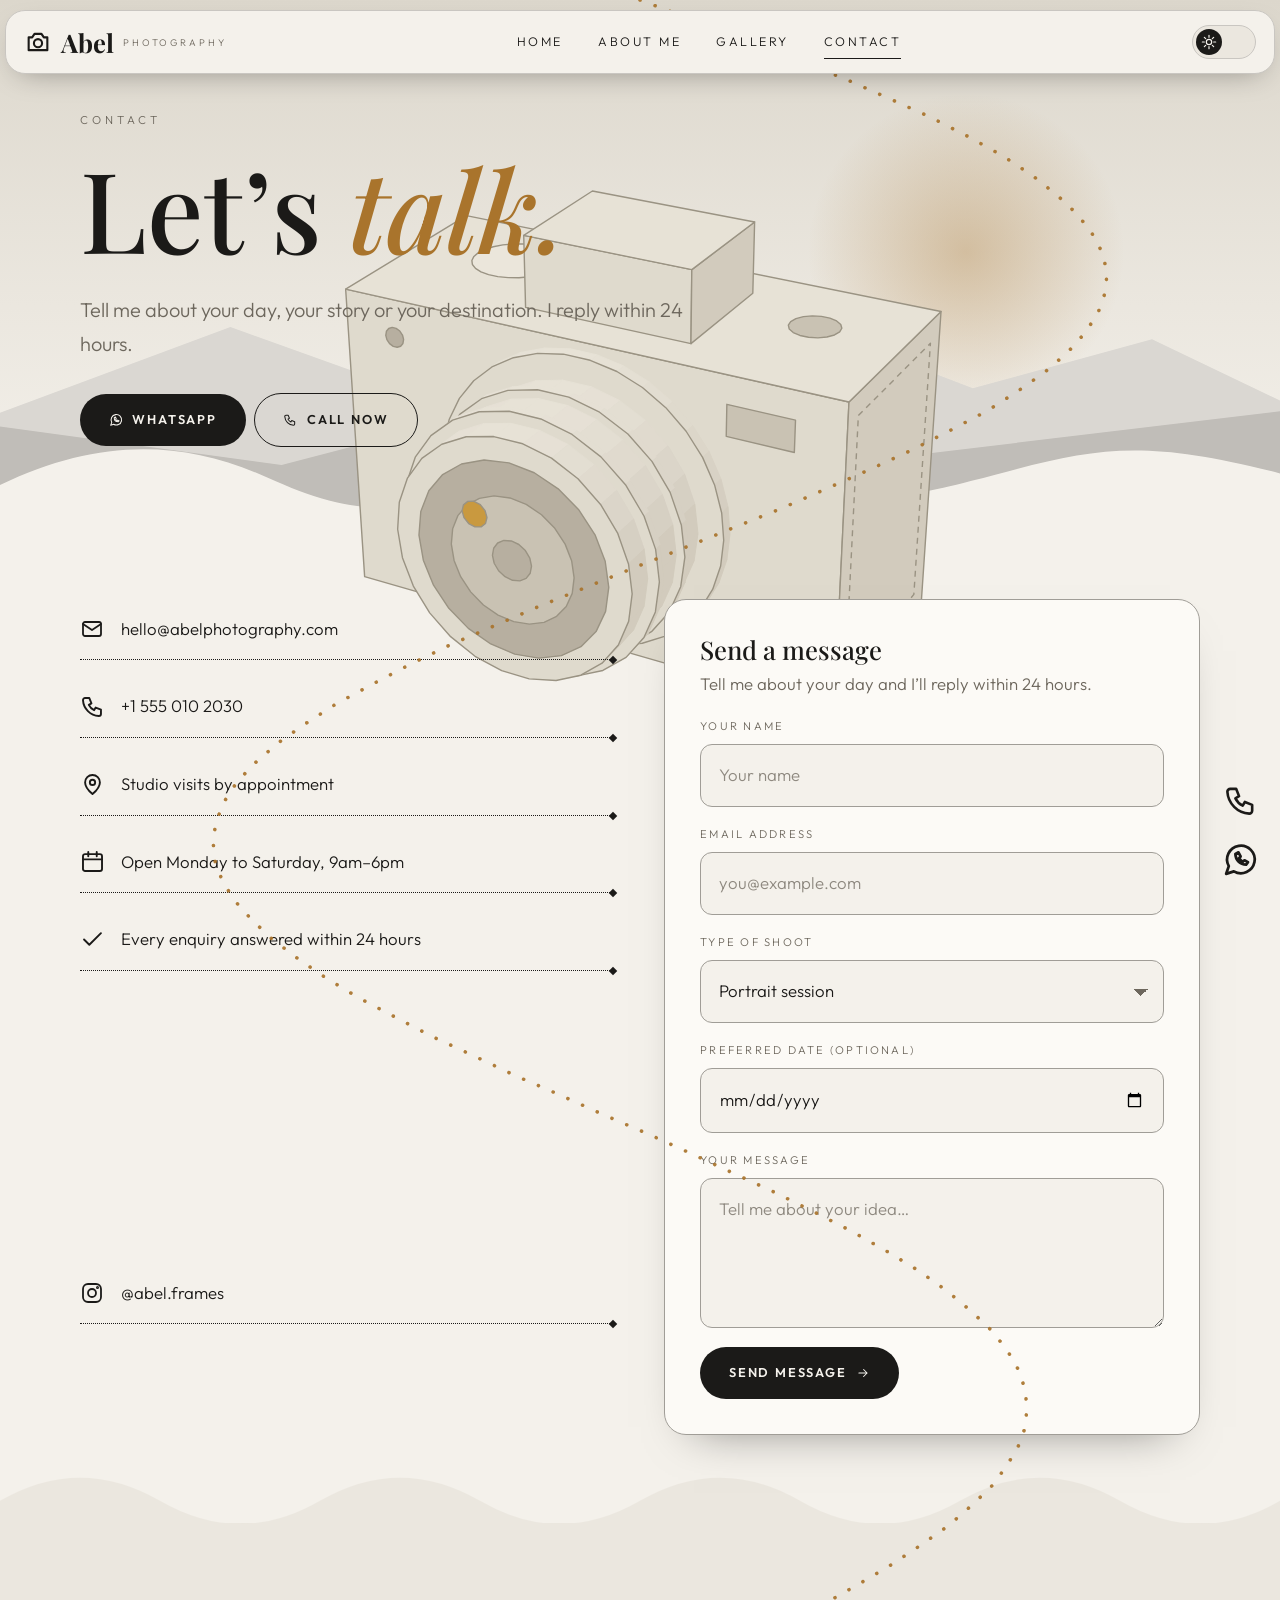
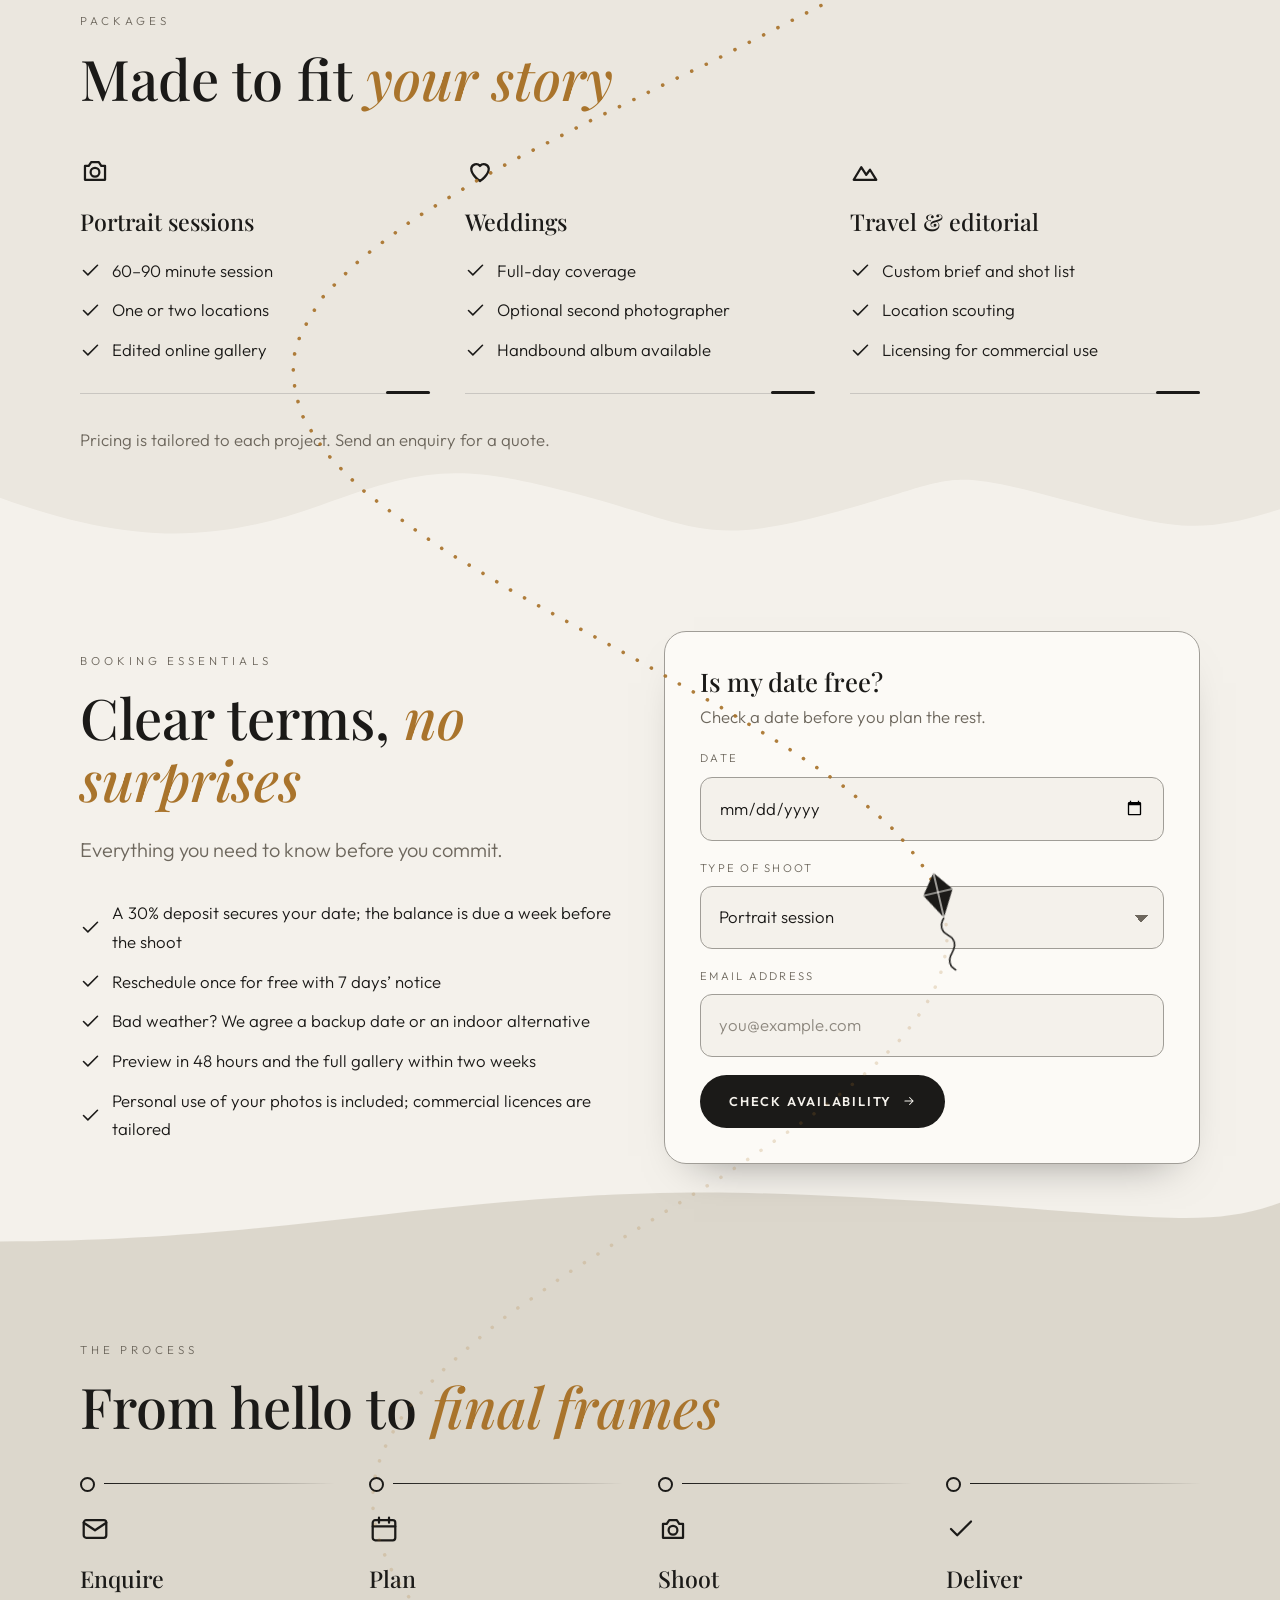
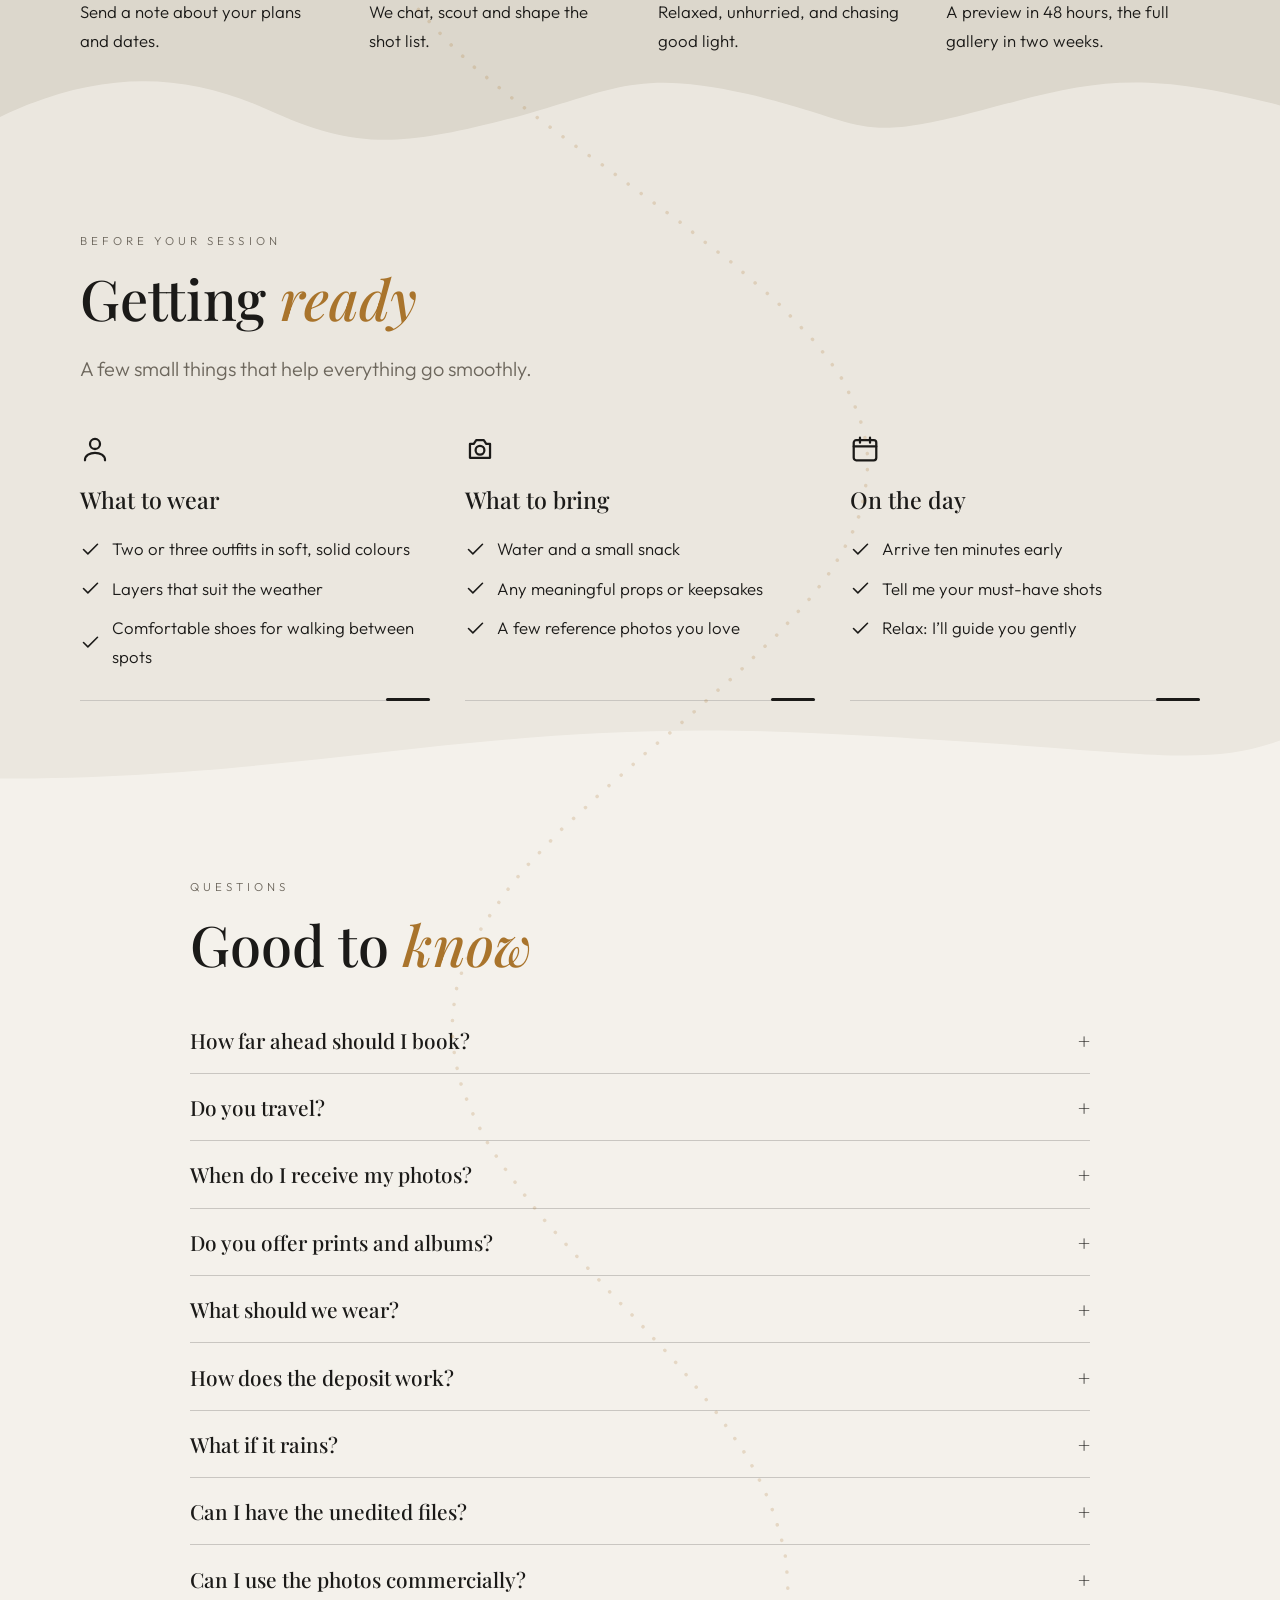
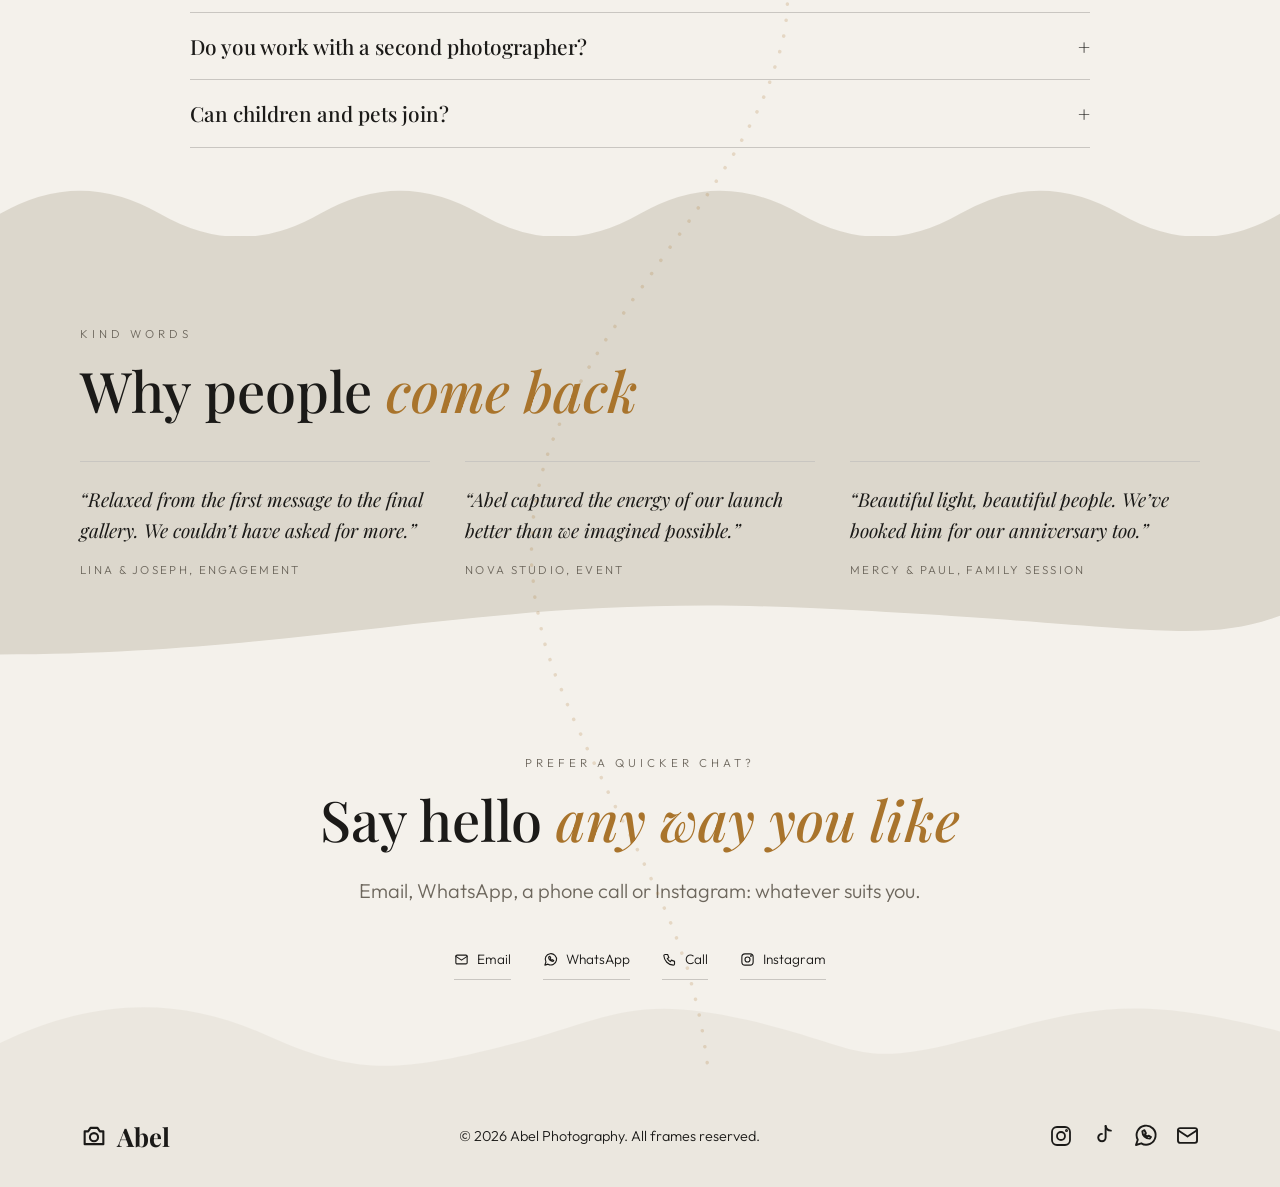
<file: contact.html>
<!DOCTYPE html>
<html lang="en"><head>
<meta charset="utf-8">
<meta name="viewport" content="width=device-width,initial-scale=1,viewport-fit=cover">
<title>Book a Shoot | Contact Abel Photography</title>
<meta name="description" content="Book Abel for a portrait session, wedding, landscape commission or editorial shoot. Send an enquiry and get a reply within 24 hours.">
<link rel="canonical" href="https://www.abelphotography.com/contact.html">
<meta name="robots" content="index,follow,max-image-preview:large">
<meta name="author" content="Abel">
<meta name="theme-color" content="#f4f1eb" media="(prefers-color-scheme: light)"><meta name="theme-color" content="#0b0b0c" media="(prefers-color-scheme: dark)">
<link rel="icon" href="favicon.svg" type="image/svg+xml">
<meta property="og:type" content="website"><meta property="og:site_name" content="Abel Photography"><meta property="og:locale" content="en_US">
<meta property="og:title" content="Book a Shoot | Contact Abel Photography"><meta property="og:description" content="Book Abel for a portrait session, wedding, landscape commission or editorial shoot. Send an enquiry and get a reply within 24 hours."><meta property="og:url" content="https://www.abelphotography.com/contact.html">
<meta property="og:image" content="https://www.abelphotography.com/images/og-cover.jpg"><meta property="og:image:width" content="1200"><meta property="og:image:height" content="630"><meta property="og:image:alt" content="Abel Photography: portraits, weddings and landscapes">
<meta name="twitter:card" content="summary_large_image"><meta name="twitter:title" content="Book a Shoot | Contact Abel Photography"><meta name="twitter:description" content="Book Abel for a portrait session, wedding, landscape commission or editorial shoot. Send an enquiry and get a reply within 24 hours."><meta name="twitter:image" content="https://www.abelphotography.com/images/og-cover.jpg">
<script type="application/ld+json">{"@context": "https://schema.org", "@graph": [{"@type": "Photographer", "@id": "https://www.abelphotography.com/#abel", "name": "Abel Photography", "alternateName": "Abel", "url": "https://www.abelphotography.com/", "image": "https://www.abelphotography.com/images/og-cover.jpg", "description": "Portrait, wedding and landscape photographer capturing honest light and real moments.", "email": "hello@abelphotography.com", "telephone": "+1 555 010 2030", "areaServed": "Worldwide", "sameAs": ["https://instagram.com/abel.frames", "https://www.tiktok.com/@abel.frames"], "knowsAbout": ["Portrait photography", "Wedding photography", "Landscape photography", "Editorial photography"]}, {"@type": "BreadcrumbList", "itemListElement": [{"@type": "ListItem", "position": 1, "name": "Home", "item": "https://www.abelphotography.com/"}, {"@type": "ListItem", "position": 2, "name": "Book a Shoot", "item": "https://www.abelphotography.com/contact.html"}]}]}</script>
<noscript><style>.rv{opacity:1!important;transform:none!important}</style></noscript>
<link rel="preconnect" href="https://fonts.googleapis.com"><link rel="preconnect" href="https://fonts.gstatic.com" crossorigin>
<link href="https://fonts.googleapis.com/css2?family=Outfit:wght@300;400;600&family=Playfair+Display:ital,wght@0,500;0,700;1,500&display=swap" rel="stylesheet">
<script>var t;try{t=localStorage.getItem("abel-theme")}catch(_){}document.documentElement.dataset.theme=t||(matchMedia("(prefers-color-scheme:dark)").matches?"dark":"light")</script>
<link rel="stylesheet" href="css/style.css"></head>
<body data-page="contact">
<a class="skip" href="#main">Skip to content</a>
<header>
<a class="logo" href="index.html"><i data-i="cam"></i>Abel<small>Photography</small></a>
<nav id="nav" aria-label="Main"><a href="index.html" style="--n:0">Home</a><a href="about.html" style="--n:1">About me</a><a href="gallery.html" style="--n:2">Gallery</a><a href="contact.html" class="on" aria-current="page" style="--n:3">Contact</a></nav>
<div class="right"><button id="th" aria-label="Toggle dark mode"><span class="k"><i data-i="sun"></i><i data-i="moon"></i></span></button></div>
</header>

<main id="main">
<div id="tr" aria-hidden="true"><svg id="s0" preserveAspectRatio="none"><path id="p0" class="dots"/></svg><svg id="s1" preserveAspectRatio="none"><path id="p1" class="dots"/></svg><div id="veh"><svg viewBox="-50 -40 100 130" width="100" height="130"><g id="vg"></g></svg></div></div>


<div class="page" id="contact">
<section class="hero sm"><div class="w"><span class="eb rv">Contact</span><h1 class="rv">Let’s <em>talk.</em></h1><p class="lead rv">Tell me about your day, your story or your destination. I reply within 24 hours.</p><p class="rv"><a class="btn" href="https://wa.me/15550102030" target="_blank" rel="noopener"><i data-i="wa"></i>WhatsApp</a> &nbsp;<a class="btn g" href="tel:+15550102030"><i data-i="phone"></i>Call now</a></p></div></section>
<section class="s"><div class="w two" style="align-items:start">
<div class="info rv">
<div><i data-i="mail"></i><a href="mailto:hello@abelphotography.com">hello@abelphotography.com</a></div>
<div><i data-i="phone"></i><a href="tel:+15550102030">+1 555 010 2030</a></div>
<div><i data-i="pin"></i>Studio visits by appointment</div>
<div><i data-i="cal"></i>Open Monday to Saturday, 9am–6pm</div>
<div><i data-i="chk"></i>Every enquiry answered within 24 hours</div>
<div class="map"><!-- change q= to the studio address --><iframe title="Studio location map" src="https://www.google.com/maps?q=Kampala%2C%20Uganda&amp;output=embed" loading="lazy" referrerpolicy="no-referrer-when-downgrade" allowfullscreen></iframe></div>
<div><i data-i="ig"></i>@abel.frames</div>
</div>
<div class="rv">
<form id="fm" class="fcard" data-ajax action="https://formspree.io/f/your_form_id" method="POST"><h3>Send a message</h3><p class="fsub">Tell me about your day and I’ll reply within 24 hours.</p><label><span>Your name</span><input required name="name" placeholder="Your name" autocomplete="name"></label><label><span>Email address</span><input required type="email" name="email" placeholder="you@example.com" autocomplete="email"></label><label><span>Type of shoot</span><select name="shoot"><option>Portrait session</option><option>Wedding</option><option>Landscape / travel</option><option>Editorial / brand</option></select></label><label><span>Preferred date (optional)</span><input type="date" name="date"></label><label><span>Your message</span><textarea required name="message" placeholder="Tell me about your idea…"></textarea></label><button class="btn" type="submit">Send message <i data-i="arr"></i></button><p class="ferr" hidden>Something went wrong. Please try again or message me on WhatsApp.</p></form><div class="fok fcard" hidden><h3>Thank you!</h3><p>Your message is on its way. Abel will reply within 24 hours.</p></div>
</div></div></section>
<section class="s alt"><div class="w"><span class="eb rv">Packages</span><h2 class="rv">Made to fit <em>your story</em></h2><div class="grid g3"><div class="card rv"><span class="bd"><i data-i="cam"></i></span><h3>Portrait sessions</h3><ul class="ticks"><li><i data-i="chk"></i>60–90 minute session</li><li><i data-i="chk"></i>One or two locations</li><li><i data-i="chk"></i>Edited online gallery</li></ul></div><div class="card rv"><span class="bd"><i data-i="heart"></i></span><h3>Weddings</h3><ul class="ticks"><li><i data-i="chk"></i>Full-day coverage</li><li><i data-i="chk"></i>Optional second photographer</li><li><i data-i="chk"></i>Handbound album available</li></ul></div><div class="card rv"><span class="bd"><i data-i="mtn"></i></span><h3>Travel &amp; editorial</h3><ul class="ticks"><li><i data-i="chk"></i>Custom brief and shot list</li><li><i data-i="chk"></i>Location scouting</li><li><i data-i="chk"></i>Licensing for commercial use</li></ul></div></div><p class="rv" style="margin-top:2rem;color:var(--mut)">Pricing is tailored to each project. Send an enquiry for a quote.</p></div></section>
<section class="s"><div class="w two"><div><span class="eb rv">Booking essentials</span><h2 class="rv">Clear terms, <em>no surprises</em></h2><p class="lead rv">Everything you need to know before you commit.</p><ul class="ticks rv"><li><i data-i="chk"></i>A 30% deposit secures your date; the balance is due a week before the shoot</li><li><i data-i="chk"></i>Reschedule once for free with 7 days’ notice</li><li><i data-i="chk"></i>Bad weather? We agree a backup date or an indoor alternative</li><li><i data-i="chk"></i>Preview in 48 hours and the full gallery within two weeks</li><li><i data-i="chk"></i>Personal use of your photos is included; commercial licences are tailored</li></ul></div><div class="rv"><form class="fcard" data-ajax action="https://formspree.io/f/your_form_id" method="POST"><h3>Is my date free?</h3><p class="fsub">Check a date before you plan the rest.</p><label><span>Date</span><input required type="date" name="date"></label><label><span>Type of shoot</span><select name="shoot"><option>Portrait session</option><option>Wedding</option><option>Landscape / travel</option><option>Editorial / brand</option></select></label><label><span>Email address</span><input required type="email" name="email" placeholder="you@example.com" autocomplete="email"></label><input type="hidden" name="_subject" value="Date check"><button class="btn" type="submit">Check availability <i data-i="arr"></i></button><p class="ferr" hidden>Something went wrong. Please try again or message me on WhatsApp.</p></form><div class="fok fcard" hidden><h3>Thanks!</h3><p>I’ll check my diary and reply within 24 hours.</p></div></div></div></section>
<section class="s alt2"><div class="w"><span class="eb rv">The process</span><h2 class="rv">From hello to <em>final frames</em></h2>
<div class="grid g4">
<div class="card rv"><span class="bd"><i data-i="mail"></i></span><h3>Enquire</h3><p>Send a note about your plans and dates.</p></div>
<div class="card rv"><span class="bd"><i data-i="cal"></i></span><h3>Plan</h3><p>We chat, scout and shape the shot list.</p></div>
<div class="card rv"><span class="bd"><i data-i="cam"></i></span><h3>Shoot</h3><p>Relaxed, unhurried, and chasing good light.</p></div>
<div class="card rv"><span class="bd"><i data-i="chk"></i></span><h3>Deliver</h3><p>A preview in 48 hours, the full gallery in two weeks.</p></div>
</div></div></section>
<section class="s alt"><div class="w"><span class="eb rv">Before your session</span><h2 class="rv">Getting <em>ready</em></h2><p class="lead rv">A few small things that help everything go smoothly.</p><div class="grid g3"><div class="card rv"><span class="bd"><i data-i="user"></i></span><h3>What to wear</h3><ul class="ticks rv"><li><i data-i="chk"></i>Two or three outfits in soft, solid colours</li><li><i data-i="chk"></i>Layers that suit the weather</li><li><i data-i="chk"></i>Comfortable shoes for walking between spots</li></ul></div><div class="card rv"><span class="bd"><i data-i="cam"></i></span><h3>What to bring</h3><ul class="ticks rv"><li><i data-i="chk"></i>Water and a small snack</li><li><i data-i="chk"></i>Any meaningful props or keepsakes</li><li><i data-i="chk"></i>A few reference photos you love</li></ul></div><div class="card rv"><span class="bd"><i data-i="cal"></i></span><h3>On the day</h3><ul class="ticks rv"><li><i data-i="chk"></i>Arrive ten minutes early</li><li><i data-i="chk"></i>Tell me your must-have shots</li><li><i data-i="chk"></i>Relax: I’ll guide you gently</li></ul></div></div></div></section>
<section class="s"><div class="w narrow"><span class="eb rv">Questions</span><h2 class="rv" style="margin-bottom:2rem">Good to <em>know</em></h2>
<details class="rv"><summary>How far ahead should I book?</summary><p>Weddings fill 6–9 months ahead; portrait sessions are usually available within 2–3 weeks.</p></details>
<details class="rv"><summary>Do you travel?</summary><p>Gladly. Travel is quoted per project and often makes for the best stories.</p></details>
<details class="rv"><summary>When do I receive my photos?</summary><p>A small preview within 48 hours, then the complete edited gallery within two weeks.</p></details>
<details class="rv"><summary>Do you offer prints and albums?</summary><p>Yes, fine-art prints, framed pieces and handbound albums, all made to order.</p></details>
<details class="rv"><summary>What should we wear?</summary><p>Soft, solid colours that suit the setting work best. We’ll talk through ideas together before the shoot.</p></details>
<details class="rv"><summary>How does the deposit work?</summary><p>A 30% deposit secures your date and the balance is due a week before the shoot. I’ll send a simple booking agreement to confirm everything.</p></details><details class="rv"><summary>What if it rains?</summary><p>We’ll agree a backup date or an indoor alternative in advance. Soft, overcast light can be beautiful too.</p></details><details class="rv"><summary>Can I have the unedited files?</summary><p>I deliver a fully edited gallery. Unedited files aren’t part of the standard package.</p></details><details class="rv"><summary>Can I use the photos commercially?</summary><p>Personal use is included. For business or commercial use, I’ll provide a tailored licence.</p></details><details class="rv"><summary>Do you work with a second photographer?</summary><p>For larger weddings, yes. It’s an optional add-on we can plan together.</p></details><details class="rv"><summary>Can children and pets join?</summary><p>Always. They’re often the best part of the gallery, and I’m patient with both.</p></details></div></section>
<section class="s alt2"><div class="w"><span class="eb rv">Kind words</span><h2 class="rv">Why people <em>come back</em></h2><div class="grid g3"><blockquote class="kw rv">“Relaxed from the first message to the final gallery. We couldn’t have asked for more.”<cite>Lina & Joseph, engagement</cite></blockquote><blockquote class="kw rv">“Abel captured the energy of our launch better than we imagined possible.”<cite>Nova Studio, event</cite></blockquote><blockquote class="kw rv">“Beautiful light, beautiful people. We’ve booked him for our anniversary too.”<cite>Mercy & Paul, family session</cite></blockquote></div></div></section>
<section class="s c"><div class="w"><span class="eb rv">Prefer a quicker chat?</span><h2 class="rv">Say hello <em>any way you like</em></h2><p class="lead rv" style="margin-inline:auto">Email, WhatsApp, a phone call or Instagram: whatever suits you.</p><div class="qc rv"><a href="mailto:hello@abelphotography.com"><i data-i="mail"></i>Email</a><a href="https://wa.me/15550102030" target="_blank" rel="noopener"><i data-i="wa"></i>WhatsApp</a><a href="tel:+15550102030"><i data-i="phone"></i>Call</a><a href="https://instagram.com/abel.frames" target="_blank" rel="noopener"><i data-i="ig"></i>Instagram</a></div></div></section>

</div>
</main>

<footer><div class="w fo">
<a class="logo" href="index.html"><i data-i="cam"></i>Abel</a>
<p>© 2026 Abel Photography. All frames reserved.</p>
<div class="soc"><a href="https://instagram.com/abel.frames" target="_blank" rel="noopener" aria-label="Instagram"><i data-i="ig"></i></a><a href="https://www.tiktok.com/@abel.frames" target="_blank" rel="noopener" aria-label="TikTok"><i data-i="tt"></i></a><a href="https://wa.me/15550102030" target="_blank" rel="noopener" aria-label="WhatsApp"><i data-i="wa"></i></a><a href="mailto:hello@abelphotography.com" aria-label="Email"><i data-i="mail"></i></a></div>
</div></footer>

<div class="tabs" role="navigation" aria-label="Mobile navigation"><div class="ind" style="--ti:3"></div><a href="index.html"><i data-i="home"></i><span>Home</span></a><a href="about.html"><i data-i="user"></i><span>About</span></a><a href="gallery.html"><i data-i="img"></i><span>Gallery</span></a><a href="contact.html" class=on aria-current=page><i data-i="mail"></i><span>Contact</span></a></div>
<div class="fab"><a href="tel:+15550102030" aria-label="Call Abel"><i data-i="phone"></i></a><a class="wa" href="https://wa.me/15550102030" target="_blank" rel="noopener" aria-label="Chat on WhatsApp"><i data-i="wa"></i></a></div>
<div id="lb"><figure id="lbf"></figure><button aria-label="Close">×</button></div>

<script src="js/main.js"></script>
</body></html>
</file>
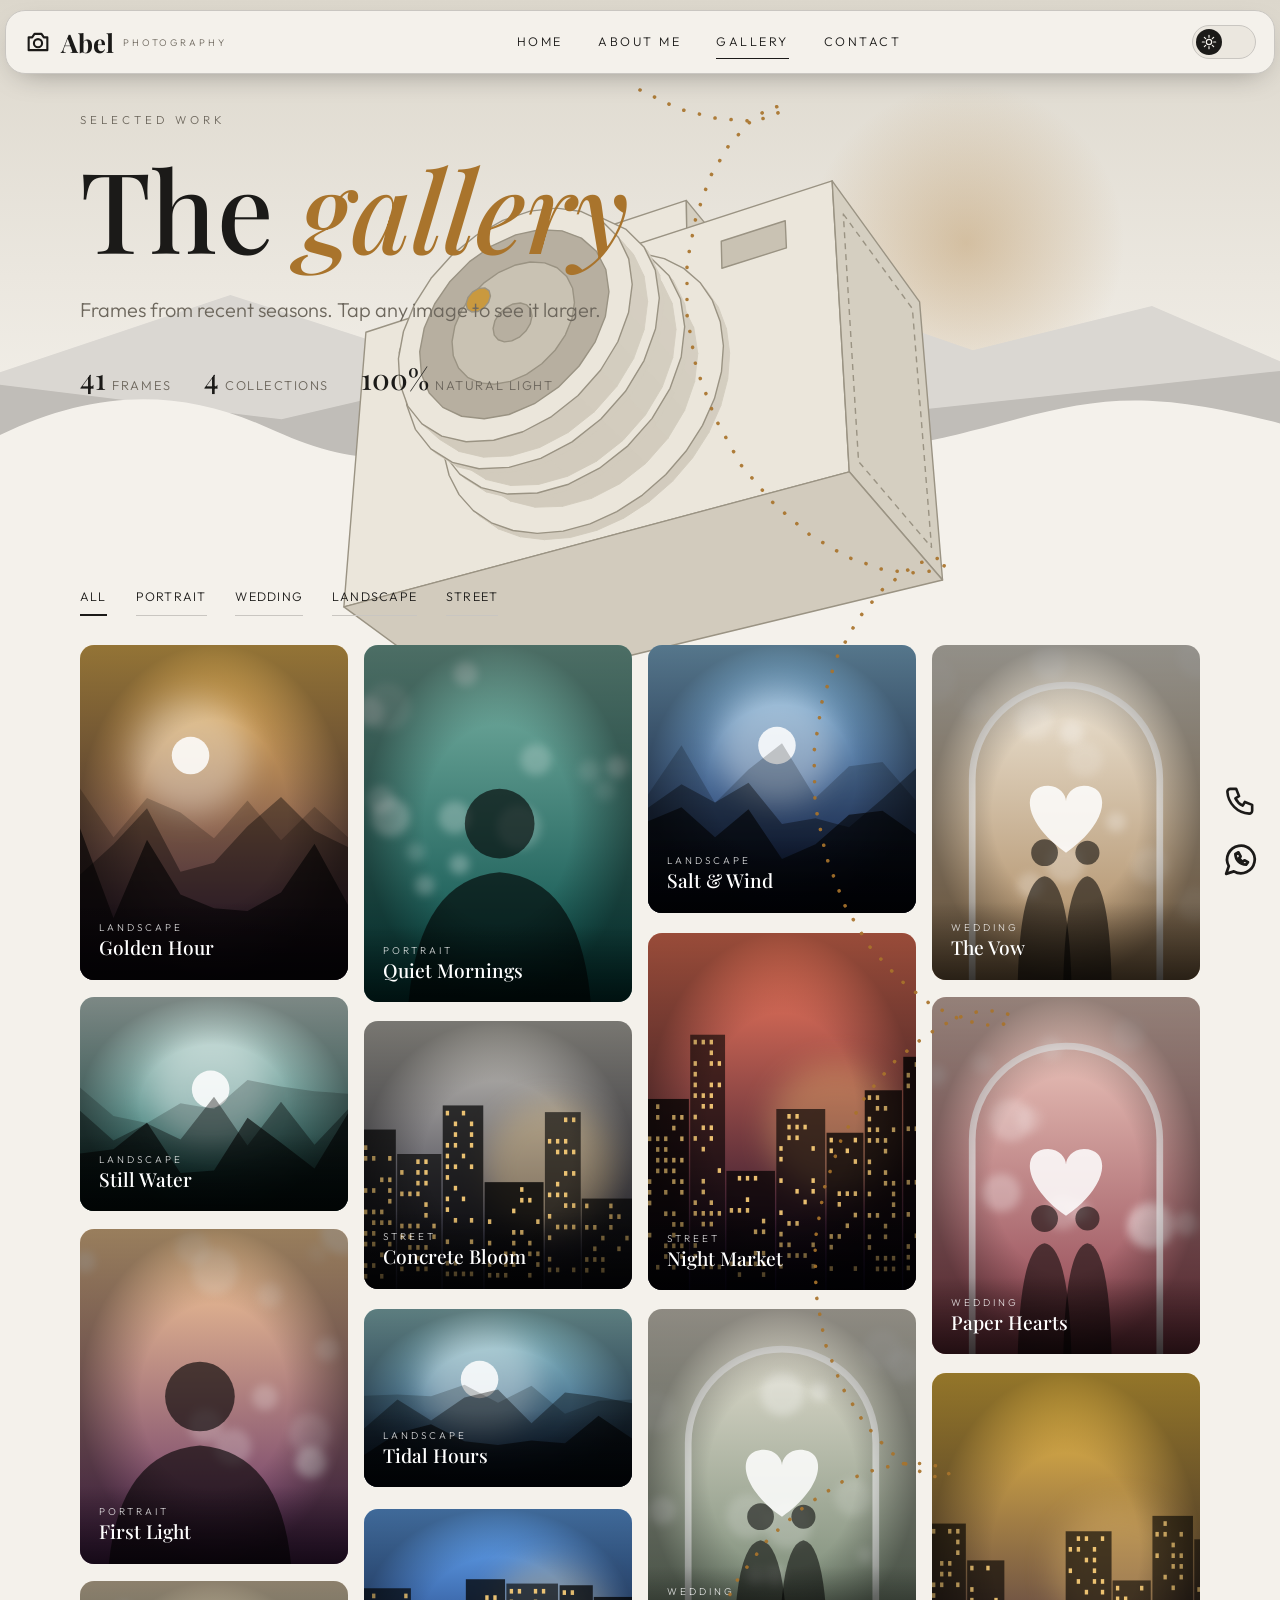
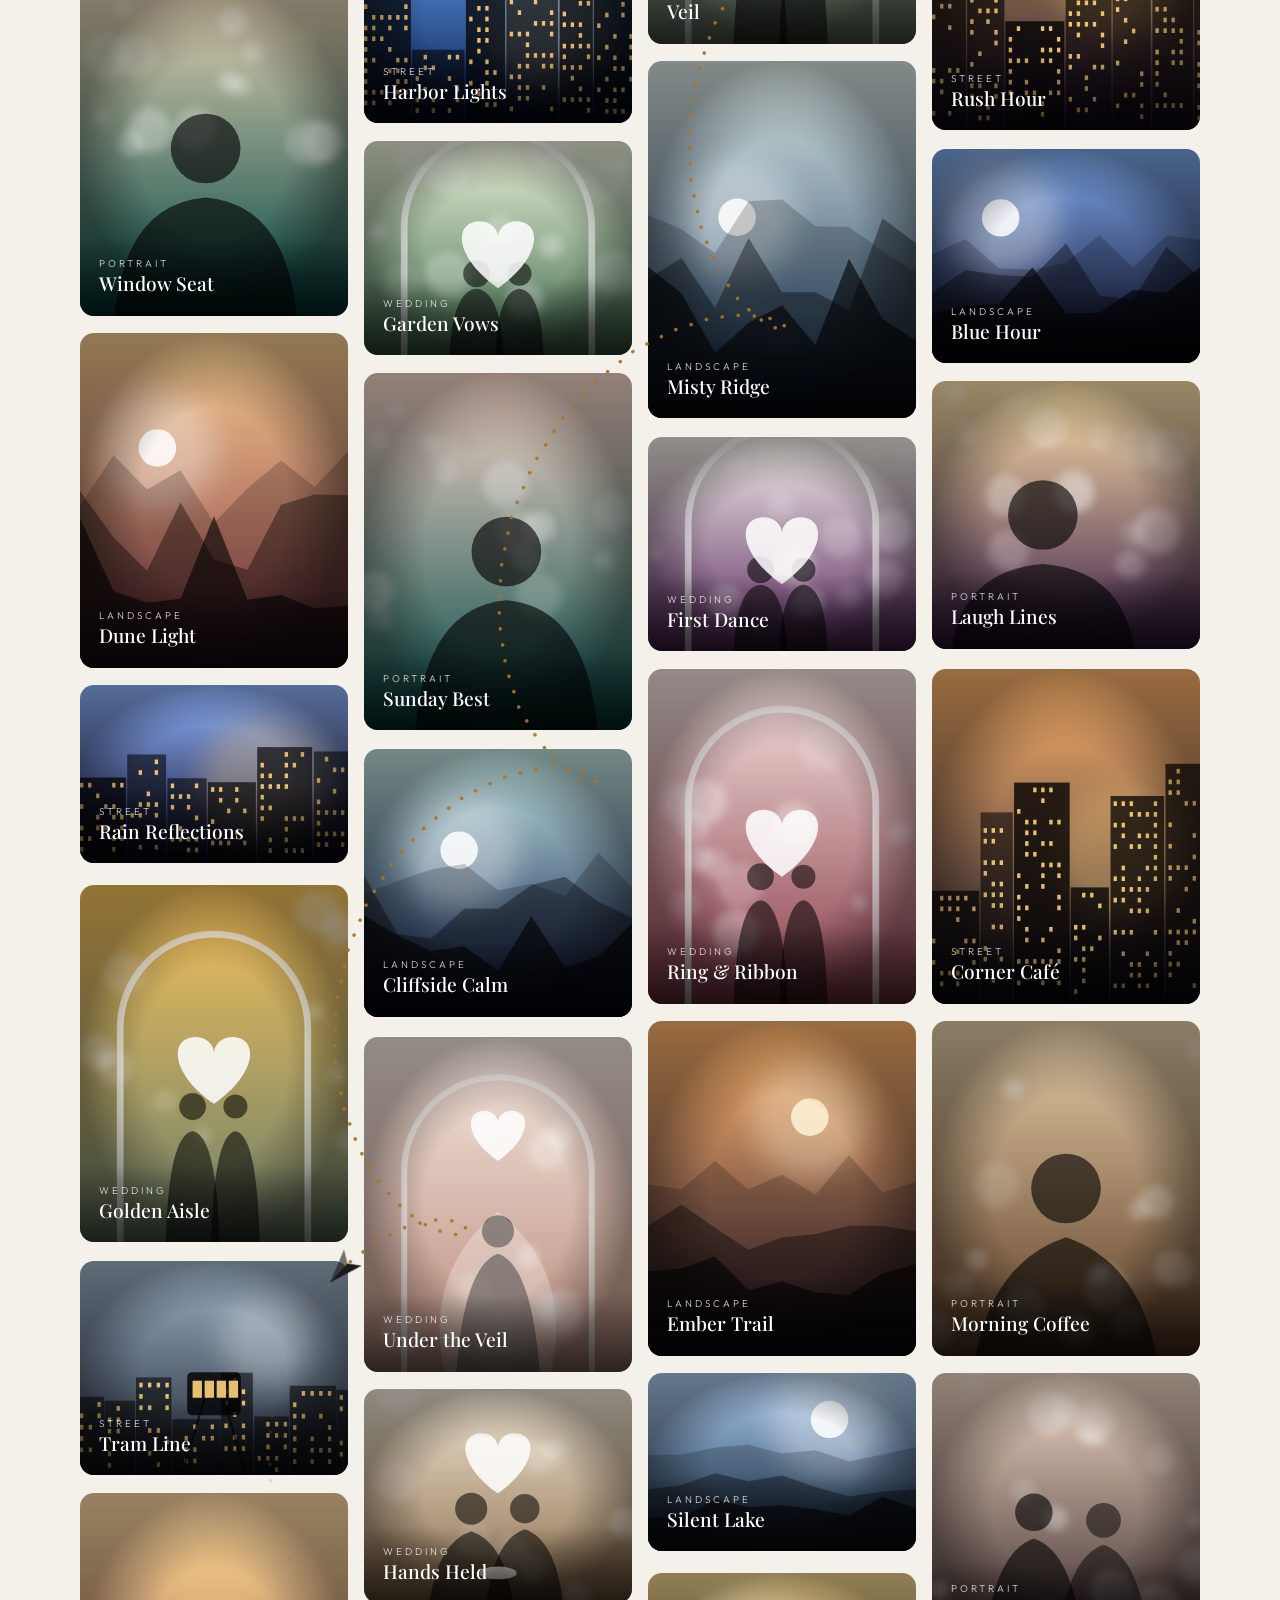
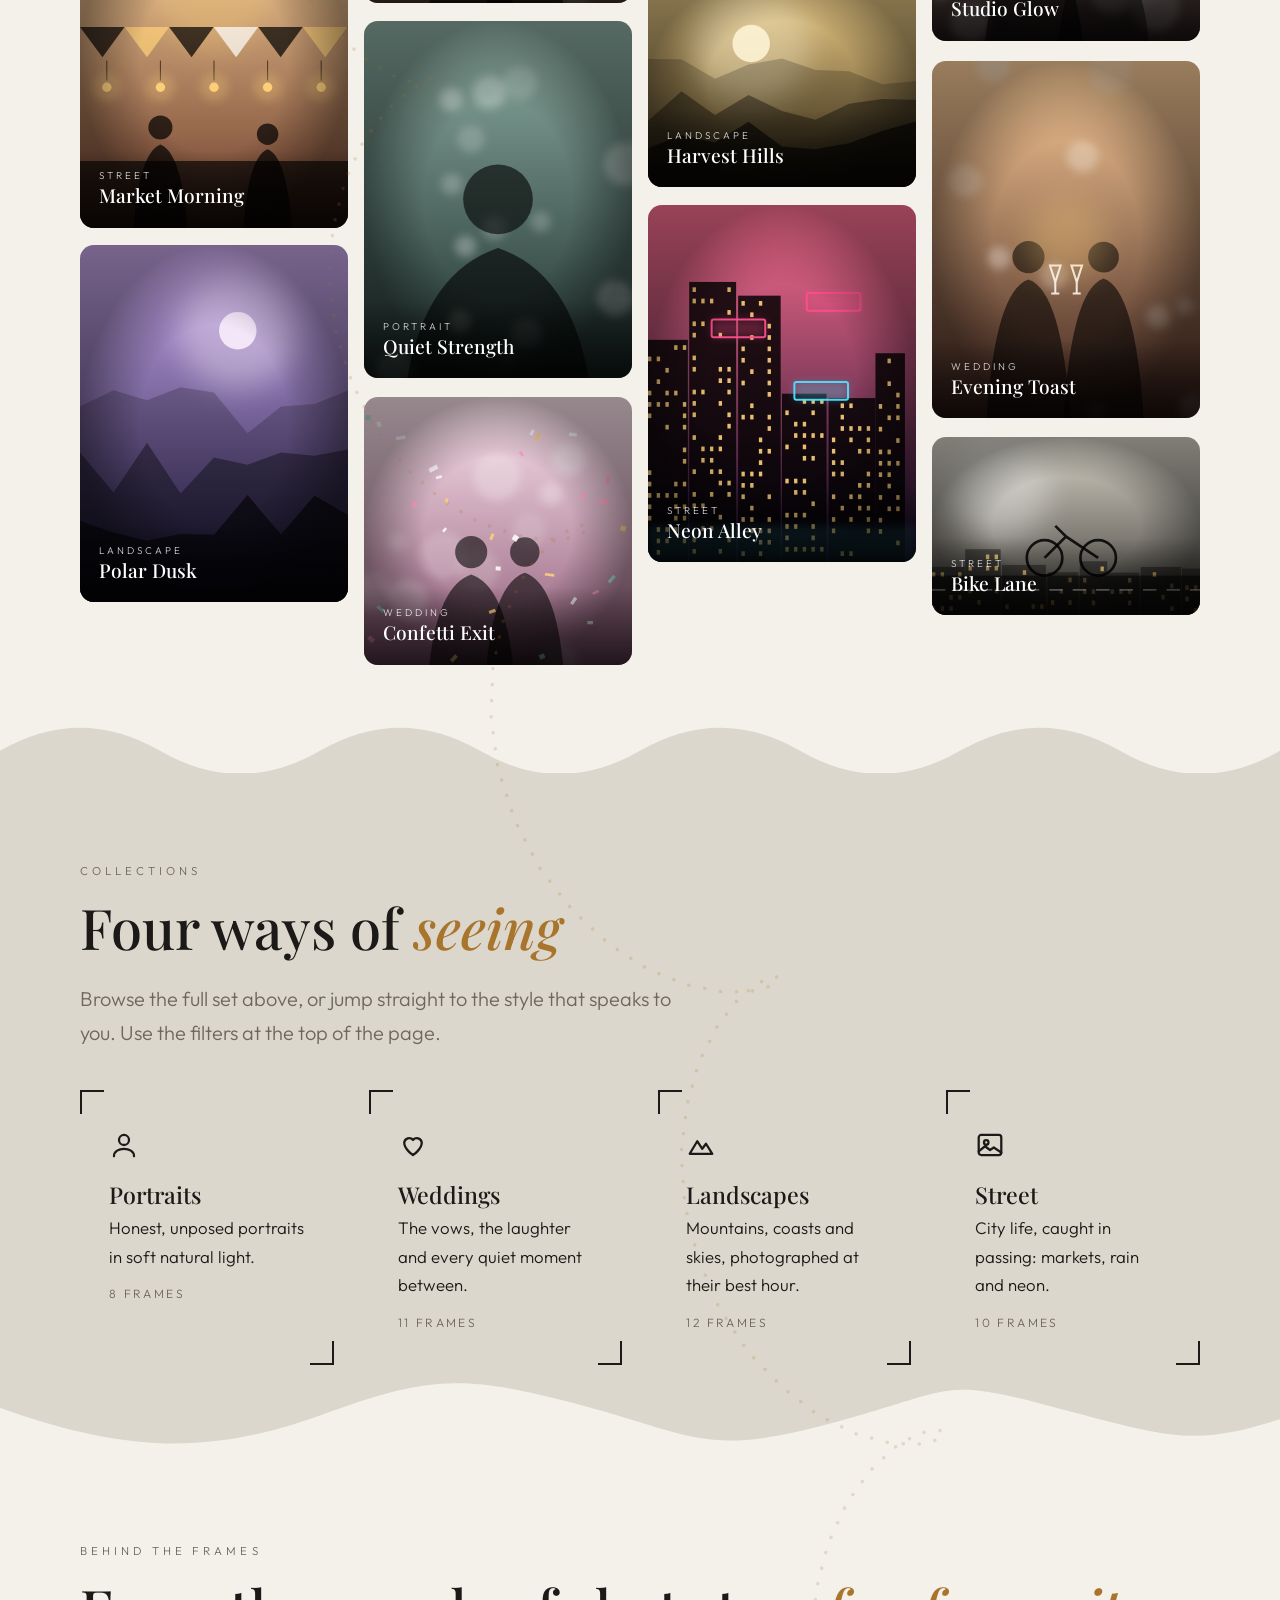
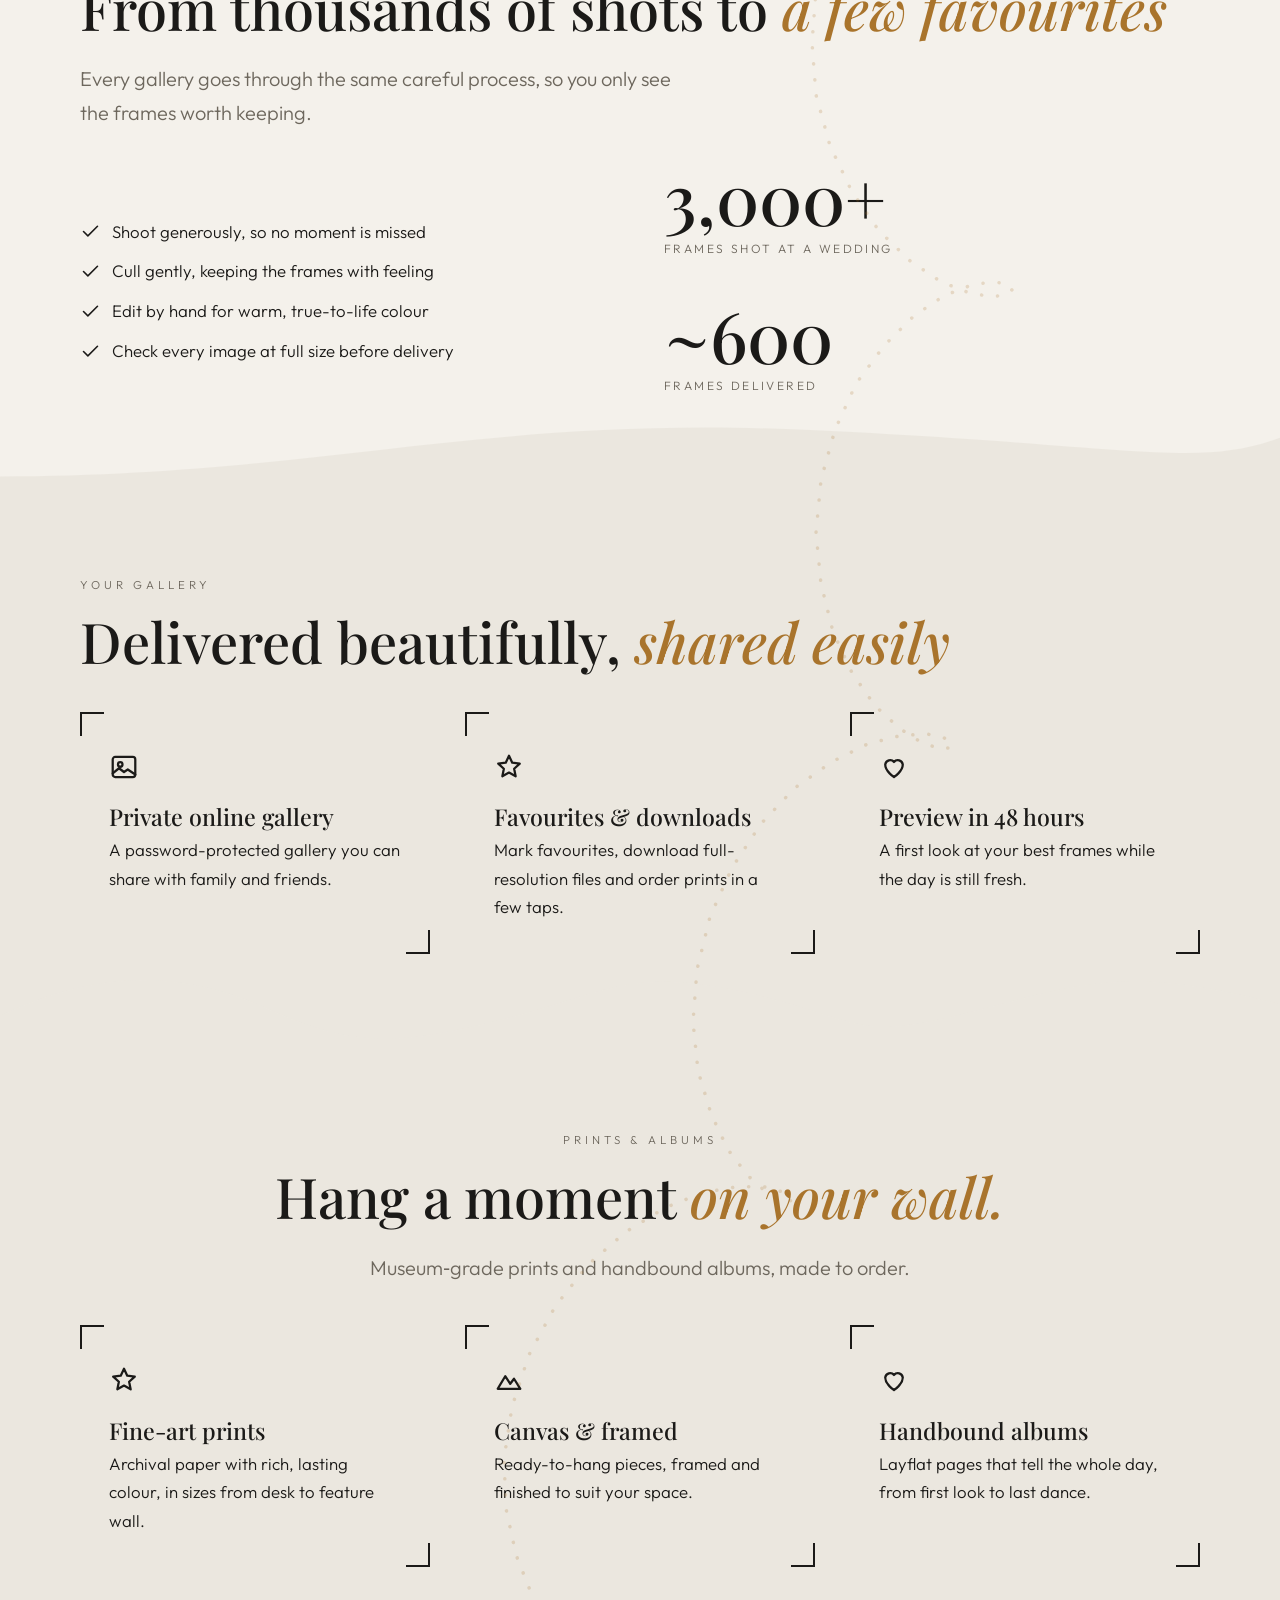
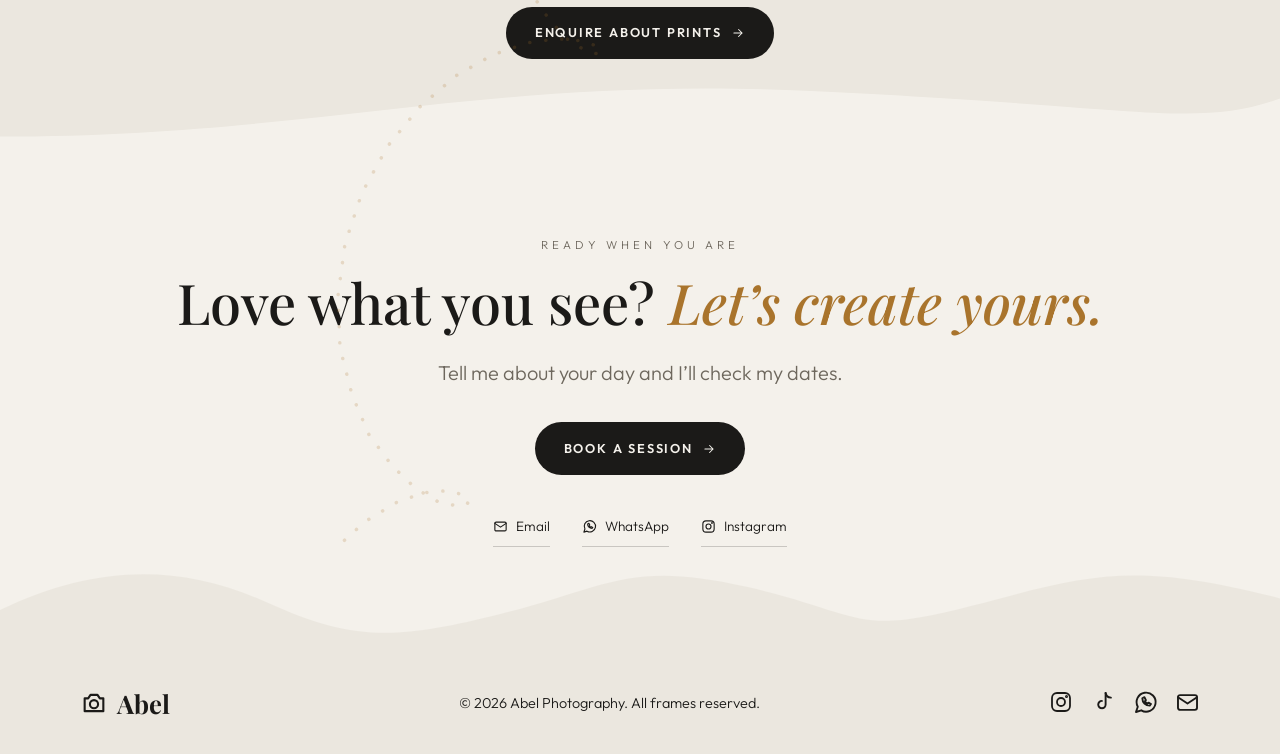
<file: gallery.html>
<!DOCTYPE html>
<html lang="en"><head>
<meta charset="utf-8">
<meta name="viewport" content="width=device-width,initial-scale=1,viewport-fit=cover">
<title>Photography Gallery: Portraits, Weddings &amp; Landscapes | Abel</title>
<meta name="description" content="Browse Abel’s photography gallery: portraits, weddings, landscapes and street photography, all shot in natural light.">
<link rel="canonical" href="https://www.abelphotography.com/gallery.html">
<meta name="robots" content="index,follow,max-image-preview:large">
<meta name="author" content="Abel">
<meta name="theme-color" content="#f4f1eb" media="(prefers-color-scheme: light)"><meta name="theme-color" content="#0b0b0c" media="(prefers-color-scheme: dark)">
<link rel="icon" href="favicon.svg" type="image/svg+xml">
<meta property="og:type" content="website"><meta property="og:site_name" content="Abel Photography"><meta property="og:locale" content="en_US">
<meta property="og:title" content="Photography Gallery: Portraits, Weddings &amp; Landscapes | Abel"><meta property="og:description" content="Browse Abel’s photography gallery: portraits, weddings, landscapes and street photography, all shot in natural light."><meta property="og:url" content="https://www.abelphotography.com/gallery.html">
<meta property="og:image" content="https://www.abelphotography.com/images/og-cover.jpg"><meta property="og:image:width" content="1200"><meta property="og:image:height" content="630"><meta property="og:image:alt" content="Abel Photography: portraits, weddings and landscapes">
<meta name="twitter:card" content="summary_large_image"><meta name="twitter:title" content="Photography Gallery: Portraits, Weddings &amp; Landscapes | Abel"><meta name="twitter:description" content="Browse Abel’s photography gallery: portraits, weddings, landscapes and street photography, all shot in natural light."><meta name="twitter:image" content="https://www.abelphotography.com/images/og-cover.jpg">
<script type="application/ld+json">{"@context": "https://schema.org", "@graph": [{"@type": "Photographer", "@id": "https://www.abelphotography.com/#abel", "name": "Abel Photography", "alternateName": "Abel", "url": "https://www.abelphotography.com/", "image": "https://www.abelphotography.com/images/og-cover.jpg", "description": "Portrait, wedding and landscape photographer capturing honest light and real moments.", "email": "hello@abelphotography.com", "telephone": "+1 555 010 2030", "areaServed": "Worldwide", "sameAs": ["https://instagram.com/abel.frames", "https://www.tiktok.com/@abel.frames"], "knowsAbout": ["Portrait photography", "Wedding photography", "Landscape photography", "Editorial photography"]}, {"@type": "BreadcrumbList", "itemListElement": [{"@type": "ListItem", "position": 1, "name": "Home", "item": "https://www.abelphotography.com/"}, {"@type": "ListItem", "position": 2, "name": "Photography Gallery", "item": "https://www.abelphotography.com/gallery.html"}]}]}</script>
<noscript><style>.rv{opacity:1!important;transform:none!important}</style></noscript>
<link rel="preconnect" href="https://fonts.googleapis.com"><link rel="preconnect" href="https://fonts.gstatic.com" crossorigin>
<link href="https://fonts.googleapis.com/css2?family=Outfit:wght@300;400;600&family=Playfair+Display:ital,wght@0,500;0,700;1,500&display=swap" rel="stylesheet">
<script>var t;try{t=localStorage.getItem("abel-theme")}catch(_){}document.documentElement.dataset.theme=t||(matchMedia("(prefers-color-scheme:dark)").matches?"dark":"light")</script>
<link rel="stylesheet" href="css/style.css"></head>
<body data-page="gallery">
<a class="skip" href="#main">Skip to content</a>
<header>
<a class="logo" href="index.html"><i data-i="cam"></i>Abel<small>Photography</small></a>
<nav id="nav" aria-label="Main"><a href="index.html" style="--n:0">Home</a><a href="about.html" style="--n:1">About me</a><a href="gallery.html" class="on" aria-current="page" style="--n:2">Gallery</a><a href="contact.html" style="--n:3">Contact</a></nav>
<div class="right"><button id="th" aria-label="Toggle dark mode"><span class="k"><i data-i="sun"></i><i data-i="moon"></i></span></button></div>
</header>

<main id="main">
<div id="tr" aria-hidden="true"><svg id="s0" preserveAspectRatio="none"><path id="p0" class="dots"/></svg><svg id="s1" preserveAspectRatio="none"><path id="p1" class="dots"/></svg><div id="veh"><svg viewBox="-50 -40 100 130" width="100" height="130"><g id="vg"></g></svg></div></div>


<div class="page" id="gallery">
<section class="hero sm"><div class="w"><span class="eb rv">Selected work</span><h1 class="rv">The <em>gallery</em></h1><p class="lead rv">Frames from recent seasons. Tap any image to see it larger.</p><ul class="mini rv"><li><b>41</b>frames</li><li><b>4</b>collections</li><li><b>100%</b>natural light</li></ul></div></section>
<section class="s"><div class="w">
<div class="chips" id="chips"><button class="chip on">All</button><button class="chip">Portrait</button><button class="chip">Wedding</button><button class="chip">Landscape</button><button class="chip">Street</button></div>
<div class="ms" id="ms"><figure class="t rv" data-c="Landscape" style="--r:0.8"><img src="images/g01.svg" alt="Golden Hour, landscape photograph" width="800" height="1000" loading="lazy" decoding="async"><figcaption><small>Landscape</small>Golden Hour</figcaption></figure><figure class="t rv" data-c="Portrait" style="--r:0.75"><img src="images/g02.svg" alt="Quiet Mornings, portrait photograph" width="800" height="1067" loading="lazy" decoding="async"><figcaption><small>Portrait</small>Quiet Mornings</figcaption></figure><figure class="t rv" data-c="Landscape" style="--r:1"><img src="images/g03.svg" alt="Salt &amp; Wind, landscape photograph" width="800" height="800" loading="lazy" decoding="async"><figcaption><small>Landscape</small>Salt &amp; Wind</figcaption></figure><figure class="t rv" data-c="Wedding" style="--r:0.8"><img src="images/g04.svg" alt="The Vow, wedding photograph" width="800" height="1000" loading="lazy" decoding="async"><figcaption><small>Wedding</small>The Vow</figcaption></figure><figure class="t rv" data-c="Street" style="--r:0.75"><img src="images/g05.svg" alt="Night Market, street photograph" width="800" height="1067" loading="lazy" decoding="async"><figcaption><small>Street</small>Night Market</figcaption></figure><figure class="t rv" data-c="Landscape" style="--r:1.25"><img src="images/g06.svg" alt="Still Water, landscape photograph" width="800" height="640" loading="lazy" decoding="async"><figcaption><small>Landscape</small>Still Water</figcaption></figure><figure class="t rv" data-c="Wedding" style="--r:0.75"><img src="images/g07.svg" alt="Paper Hearts, wedding photograph" width="800" height="1067" loading="lazy" decoding="async"><figcaption><small>Wedding</small>Paper Hearts</figcaption></figure><figure class="t rv" data-c="Street" style="--r:1"><img src="images/g08.svg" alt="Concrete Bloom, street photograph" width="800" height="800" loading="lazy" decoding="async"><figcaption><small>Street</small>Concrete Bloom</figcaption></figure><figure class="t rv" data-c="Portrait" style="--r:0.8"><img src="images/g09.svg" alt="First Light, portrait photograph" width="800" height="1000" loading="lazy" decoding="async"><figcaption><small>Portrait</small>First Light</figcaption></figure><figure class="t rv" data-c="Landscape" style="--r:1.5"><img src="images/g10.svg" alt="Tidal Hours, landscape photograph" width="800" height="533" loading="lazy" decoding="async"><figcaption><small>Landscape</small>Tidal Hours</figcaption></figure><figure class="t rv" data-c="Wedding" style="--r:0.8"><img src="images/g11.svg" alt="Veil, wedding photograph" width="800" height="1000" loading="lazy" decoding="async"><figcaption><small>Wedding</small>Veil</figcaption></figure><figure class="t rv" data-c="Street" style="--r:0.75"><img src="images/g12.svg" alt="Rush Hour, street photograph" width="800" height="1067" loading="lazy" decoding="async"><figcaption><small>Street</small>Rush Hour</figcaption></figure><figure class="t rv" data-c="Street" style="--r:1.25"><img src="images/g13.svg" alt="Harbor Lights, street photograph" width="800" height="640" loading="lazy" decoding="async"><figcaption><small>Street</small>Harbor Lights</figcaption></figure><figure class="t rv" data-c="Portrait" style="--r:0.8"><img src="images/g14.svg" alt="Window Seat, portrait photograph" width="800" height="1000" loading="lazy" decoding="async"><figcaption><small>Portrait</small>Window Seat</figcaption></figure><figure class="t rv" data-c="Landscape" style="--r:0.75"><img src="images/g15.svg" alt="Misty Ridge, landscape photograph" width="800" height="1067" loading="lazy" decoding="async"><figcaption><small>Landscape</small>Misty Ridge</figcaption></figure><figure class="t rv" data-c="Wedding" style="--r:1.25"><img src="images/g16.svg" alt="Garden Vows, wedding photograph" width="800" height="640" loading="lazy" decoding="async"><figcaption><small>Wedding</small>Garden Vows</figcaption></figure><figure class="t rv" data-c="Landscape" style="--r:1.25"><img src="images/g17.svg" alt="Blue Hour, landscape photograph" width="800" height="640" loading="lazy" decoding="async"><figcaption><small>Landscape</small>Blue Hour</figcaption></figure><figure class="t rv" data-c="Landscape" style="--r:0.8"><img src="images/g18.svg" alt="Dune Light, landscape photograph" width="800" height="1000" loading="lazy" decoding="async"><figcaption><small>Landscape</small>Dune Light</figcaption></figure><figure class="t rv" data-c="Portrait" style="--r:0.75"><img src="images/g19.svg" alt="Sunday Best, portrait photograph" width="800" height="1067" loading="lazy" decoding="async"><figcaption><small>Portrait</small>Sunday Best</figcaption></figure><figure class="t rv" data-c="Portrait" style="--r:1"><img src="images/g20.svg" alt="Laugh Lines, portrait photograph" width="800" height="800" loading="lazy" decoding="async"><figcaption><small>Portrait</small>Laugh Lines</figcaption></figure><figure class="t rv" data-c="Wedding" style="--r:1.25"><img src="images/g21.svg" alt="First Dance, wedding photograph" width="800" height="640" loading="lazy" decoding="async"><figcaption><small>Wedding</small>First Dance</figcaption></figure><figure class="t rv" data-c="Wedding" style="--r:0.8"><img src="images/g22.svg" alt="Ring &amp; Ribbon, wedding photograph" width="800" height="1000" loading="lazy" decoding="async"><figcaption><small>Wedding</small>Ring &amp; Ribbon</figcaption></figure><figure class="t rv" data-c="Street" style="--r:0.8"><img src="images/g23.svg" alt="Corner Café, street photograph" width="800" height="1000" loading="lazy" decoding="async"><figcaption><small>Street</small>Corner Café</figcaption></figure><figure class="t rv" data-c="Street" style="--r:1.5"><img src="images/g24.svg" alt="Rain Reflections, street photograph" width="800" height="533" loading="lazy" decoding="async"><figcaption><small>Street</small>Rain Reflections</figcaption></figure><figure class="t rv" data-c="Landscape" style="--r:1"><img src="images/g25.svg" alt="Cliffside Calm, landscape photograph" width="800" height="800" loading="lazy" decoding="async"><figcaption><small>Landscape</small>Cliffside Calm</figcaption></figure><figure class="t rv" data-c="Wedding" style="--r:0.75"><img src="images/g26.svg" alt="Golden Aisle, wedding photograph" width="800" height="1067" loading="lazy" decoding="async"><figcaption><small>Wedding</small>Golden Aisle</figcaption></figure><figure class="t rv" data-c="Landscape" style="--r:0.8"><img src="images/g27.svg" alt="Ember Trail, landscape photograph" width="800" height="1000" loading="lazy" decoding="async"><figcaption><small>Landscape</small>Ember Trail</figcaption></figure><figure class="t rv" data-c="Portrait" style="--r:0.8"><img src="images/g28.svg" alt="Morning Coffee, portrait photograph" width="800" height="1000" loading="lazy" decoding="async"><figcaption><small>Portrait</small>Morning Coffee</figcaption></figure><figure class="t rv" data-c="Wedding" style="--r:0.8"><img src="images/g29.svg" alt="Under the Veil, wedding photograph" width="800" height="1000" loading="lazy" decoding="async"><figcaption><small>Wedding</small>Under the Veil</figcaption></figure><figure class="t rv" data-c="Street" style="--r:1.25"><img src="images/g30.svg" alt="Tram Line, street photograph" width="800" height="640" loading="lazy" decoding="async"><figcaption><small>Street</small>Tram Line</figcaption></figure><figure class="t rv" data-c="Landscape" style="--r:1.5"><img src="images/g31.svg" alt="Silent Lake, landscape photograph" width="800" height="533" loading="lazy" decoding="async"><figcaption><small>Landscape</small>Silent Lake</figcaption></figure><figure class="t rv" data-c="Portrait" style="--r:1"><img src="images/g32.svg" alt="Studio Glow, portrait photograph" width="800" height="800" loading="lazy" decoding="async"><figcaption><small>Portrait</small>Studio Glow</figcaption></figure><figure class="t rv" data-c="Wedding" style="--r:1.25"><img src="images/g33.svg" alt="Hands Held, wedding photograph" width="800" height="640" loading="lazy" decoding="async"><figcaption><small>Wedding</small>Hands Held</figcaption></figure><figure class="t rv" data-c="Street" style="--r:0.8"><img src="images/g34.svg" alt="Market Morning, street photograph" width="800" height="1000" loading="lazy" decoding="async"><figcaption><small>Street</small>Market Morning</figcaption></figure><figure class="t rv" data-c="Landscape" style="--r:1.25"><img src="images/g35.svg" alt="Harvest Hills, landscape photograph" width="800" height="640" loading="lazy" decoding="async"><figcaption><small>Landscape</small>Harvest Hills</figcaption></figure><figure class="t rv" data-c="Portrait" style="--r:0.75"><img src="images/g36.svg" alt="Quiet Strength, portrait photograph" width="800" height="1067" loading="lazy" decoding="async"><figcaption><small>Portrait</small>Quiet Strength</figcaption></figure><figure class="t rv" data-c="Wedding" style="--r:0.75"><img src="images/g37.svg" alt="Evening Toast, wedding photograph" width="800" height="1067" loading="lazy" decoding="async"><figcaption><small>Wedding</small>Evening Toast</figcaption></figure><figure class="t rv" data-c="Street" style="--r:0.75"><img src="images/g38.svg" alt="Neon Alley, street photograph" width="800" height="1067" loading="lazy" decoding="async"><figcaption><small>Street</small>Neon Alley</figcaption></figure><figure class="t rv" data-c="Landscape" style="--r:0.75"><img src="images/g39.svg" alt="Polar Dusk, landscape photograph" width="800" height="1067" loading="lazy" decoding="async"><figcaption><small>Landscape</small>Polar Dusk</figcaption></figure><figure class="t rv" data-c="Wedding" style="--r:1"><img src="images/g40.svg" alt="Confetti Exit, wedding photograph" width="800" height="800" loading="lazy" decoding="async"><figcaption><small>Wedding</small>Confetti Exit</figcaption></figure><figure class="t rv" data-c="Street" style="--r:1.5"><img src="images/g41.svg" alt="Bike Lane, street photograph" width="800" height="533" loading="lazy" decoding="async"><figcaption><small>Street</small>Bike Lane</figcaption></figure></div></div></section>
<section class="s alt2"><div class="w"><span class="eb rv">Collections</span><h2 class="rv">Four ways of <em>seeing</em></h2><p class="lead rv">Browse the full set above, or jump straight to the style that speaks to you. Use the filters at the top of the page.</p><div class="grid g4"><div class="card rv"><span class="bd"><i data-i="user"></i></span><h3>Portraits</h3><p>Honest, unposed portraits in soft natural light.</p><p style="margin-top:.8rem;font-size:.75rem;letter-spacing:.2em;text-transform:uppercase;color:var(--mut)">8 frames</p></div><div class="card rv"><span class="bd"><i data-i="heart"></i></span><h3>Weddings</h3><p>The vows, the laughter and every quiet moment between.</p><p style="margin-top:.8rem;font-size:.75rem;letter-spacing:.2em;text-transform:uppercase;color:var(--mut)">11 frames</p></div><div class="card rv"><span class="bd"><i data-i="mtn"></i></span><h3>Landscapes</h3><p>Mountains, coasts and skies, photographed at their best hour.</p><p style="margin-top:.8rem;font-size:.75rem;letter-spacing:.2em;text-transform:uppercase;color:var(--mut)">12 frames</p></div><div class="card rv"><span class="bd"><i data-i="img"></i></span><h3>Street</h3><p>City life, caught in passing: markets, rain and neon.</p><p style="margin-top:.8rem;font-size:.75rem;letter-spacing:.2em;text-transform:uppercase;color:var(--mut)">10 frames</p></div></div></div></section>
<section class="s"><div class="w"><span class="eb rv">Behind the frames</span><h2 class="rv">From thousands of shots to <em>a few favourites</em></h2><p class="lead rv">Every gallery goes through the same careful process, so you only see the frames worth keeping.</p><div class="two"><div><ul class="ticks rv"><li><i data-i="chk"></i>Shoot generously, so no moment is missed</li><li><i data-i="chk"></i>Cull gently, keeping the frames with feeling</li><li><i data-i="chk"></i>Edit by hand for warm, true-to-life colour</li><li><i data-i="chk"></i>Check every image at full size before delivery</li></ul></div><div class="grid g3" style="margin:0"><div class="stat rv"><b>3,000+</b><span>Frames shot at a wedding</span></div><div class="stat rv"><b>~600</b><span>Frames delivered</span></div></div></div></div></section>
<section class="s alt"><div class="w"><span class="eb rv">Your gallery</span><h2 class="rv">Delivered beautifully, <em>shared easily</em></h2><div class="grid g3"><div class="card rv"><span class="bd"><i data-i="img"></i></span><h3>Private online gallery</h3><p>A password-protected gallery you can share with family and friends.</p></div><div class="card rv"><span class="bd"><i data-i="star"></i></span><h3>Favourites & downloads</h3><p>Mark favourites, download full-resolution files and order prints in a few taps.</p></div><div class="card rv"><span class="bd"><i data-i="heart"></i></span><h3>Preview in 48 hours</h3><p>A first look at your best frames while the day is still fresh.</p></div></div></div></section>
<section class="s alt c"><div class="w"><span class="eb rv">Prints &amp; albums</span><h2 class="rv">Hang a moment <em>on your wall.</em></h2><p class="lead rv">Museum‑grade prints and handbound albums, made to order.</p><div class="grid g3"><div class="card rv"><span class="bd"><i data-i="star"></i></span><h3>Fine-art prints</h3><p>Archival paper with rich, lasting colour, in sizes from desk to feature wall.</p></div><div class="card rv"><span class="bd"><i data-i="mtn"></i></span><h3>Canvas &amp; framed</h3><p>Ready-to-hang pieces, framed and finished to suit your space.</p></div><div class="card rv"><span class="bd"><i data-i="heart"></i></span><h3>Handbound albums</h3><p>Layflat pages that tell the whole day, from first look to last dance.</p></div></div><p class="rv" style="margin-top:2.5rem"><a class="btn" href="contact.html">Enquire about prints <i data-i="arr"></i></a></p></div></section>
<section class="s c"><div class="w"><span class="eb rv">Ready when you are</span><h2 class="rv">Love what you see? <em>Let’s create yours.</em></h2><p class="lead rv" style="margin-inline:auto">Tell me about your day and I’ll check my dates.</p><p class="rv"><a class="btn" href="contact.html">Book a session <i data-i="arr"></i></a></p><div class="qc rv"><a href="mailto:hello@abelphotography.com"><i data-i="mail"></i>Email</a><a href="https://wa.me/15550102030" target="_blank" rel="noopener"><i data-i="wa"></i>WhatsApp</a><a href="https://instagram.com/abel.frames" target="_blank" rel="noopener"><i data-i="ig"></i>Instagram</a></div></div></section>

</div>

</main>

<footer><div class="w fo">
<a class="logo" href="index.html"><i data-i="cam"></i>Abel</a>
<p>© 2026 Abel Photography. All frames reserved.</p>
<div class="soc"><a href="https://instagram.com/abel.frames" target="_blank" rel="noopener" aria-label="Instagram"><i data-i="ig"></i></a><a href="https://www.tiktok.com/@abel.frames" target="_blank" rel="noopener" aria-label="TikTok"><i data-i="tt"></i></a><a href="https://wa.me/15550102030" target="_blank" rel="noopener" aria-label="WhatsApp"><i data-i="wa"></i></a><a href="mailto:hello@abelphotography.com" aria-label="Email"><i data-i="mail"></i></a></div>
</div></footer>

<div class="tabs" role="navigation" aria-label="Mobile navigation"><div class="ind" style="--ti:2"></div><a href="index.html"><i data-i="home"></i><span>Home</span></a><a href="about.html"><i data-i="user"></i><span>About</span></a><a href="gallery.html" class=on aria-current=page><i data-i="img"></i><span>Gallery</span></a><a href="contact.html"><i data-i="mail"></i><span>Contact</span></a></div>
<div class="fab"><a href="tel:+15550102030" aria-label="Call Abel"><i data-i="phone"></i></a><a class="wa" href="https://wa.me/15550102030" target="_blank" rel="noopener" aria-label="Chat on WhatsApp"><i data-i="wa"></i></a></div>
<div id="lb"><figure id="lbf"></figure><button aria-label="Close">×</button></div>

<script src="js/main.js"></script>
</body></html>
</file>
<file: css/style.css>
:root{--bg:#f4f1eb;--bg2:#ebe7df;--bg3:#dcd7cc;--ink:#1b1a18;--mut:#6d675d;--acc:#1b1a18;--hi:#a9742c;--on:#f4f1eb;--line:#c9c6c1;--out:#a09d97;--card:#fcfaf6}
:root[data-theme=dark]{--bg:#0b0b0c;--bg2:#141413;--bg3:#1e1d1b;--ink:#f1ede6;--mut:#a39d92;--acc:#f1ede6;--hi:#e0ac5c;--on:#0b0b0c;--line:#302f2f;--out:#5d5c59;--card:#161615}
*{box-sizing:border-box;margin:0;padding:0;-webkit-tap-highlight-color:transparent}
[hidden]{display:none!important}
html{scroll-behavior:smooth}
body{font:300 1.05rem/1.7 Outfit,system-ui,sans-serif;background:var(--bg);color:var(--ink);overflow-x:hidden}
h1,h2,h3{font-family:'Playfair Display',Georgia,serif;font-weight:500;line-height:1.1}
h1{font-size:clamp(2.8rem,9vw,7rem)}h2{font-size:clamp(2rem,5vw,3.5rem)}
em{font-style:italic;color:var(--hi)}
a{color:inherit;text-decoration:none}
button,input,select,textarea{font:inherit;color:inherit}
button{background:none;border:0;cursor:pointer;touch-action:manipulation}
i[data-i]{display:inline-block;width:1.1em;height:1.1em;flex:none;background:currentColor;-webkit-mask:var(--m) center/contain no-repeat;mask:var(--m) center/contain no-repeat;vertical-align:-.18em}
.w{width:min(1120px,100% - 3rem);margin-inline:auto;position:relative;z-index:1}
.narrow{max-width:900px}
.s{padding:clamp(3rem,7vw,5.5rem) 0}.alt{background:var(--bg2)}.alt2{background:var(--bg3)}
.eb{display:block;font-size:.72rem;letter-spacing:.35em;text-transform:uppercase;color:var(--mut);margin-bottom:1rem}
.lead{font-size:1.25rem;max-width:620px;color:var(--mut);margin:1.5rem 0 2rem}
.btn{display:inline-flex;gap:.6rem;align-items:center;padding:.95rem 1.8rem;border-radius:40px;background:var(--acc);color:var(--on);font-weight:600;font-size:.8rem;letter-spacing:.14em;text-transform:uppercase;transition:transform .35s,box-shadow .35s}
.btn:hover{transform:translateY(-3px);box-shadow:0 12px 30px -10px var(--acc)}
.btn.g{background:none;color:var(--ink);border:1px solid var(--ink)}
.btn i{transition:transform .35s}.btn:hover i{transform:translateX(5px)}
/* header */
header{position:fixed;top:calc(10px + env(safe-area-inset-top,0px));left:calc(5px + env(safe-area-inset-left,0px));right:calc(5px + env(safe-area-inset-right,0px));z-index:60;height:64px;padding:0 1.2rem;border-radius:20px;display:flex;align-items:center;justify-content:space-between}
header::before{content:"";position:absolute;inset:0;z-index:-1;border-radius:inherit;background:var(--bg);border:1px solid var(--line);box-shadow:0 10px 30px -14px rgba(0,0,0,.4)}
.logo{display:flex;align-items:center;gap:.55rem;font:700 1.6rem 'Playfair Display',serif}
.logo small{font:300 .6rem Outfit;letter-spacing:.3em;text-transform:uppercase;color:var(--mut)}
nav{display:flex;gap:2.2rem}
nav a{position:relative;font-size:.78rem;letter-spacing:.2em;text-transform:uppercase}
nav a::after{content:"";position:absolute;left:0;bottom:-6px;height:1px;width:100%;background:currentColor;transform:scaleX(0);transform-origin:right;transition:transform .4s}
nav a:hover::after,nav a.on::after{transform:scaleX(1);transform-origin:left}
.right{display:flex;align-items:center;gap:1rem;position:relative;z-index:70}
#th{width:64px;height:34px;border-radius:30px;border:1px solid var(--line);background:var(--bg2);position:relative}
#th .k{position:absolute;top:3px;left:3px;width:26px;height:26px;border-radius:50%;background:var(--ink);transition:transform .6s cubic-bezier(.7,-.4,.3,1.4)}
:root[data-theme=dark] #th .k{transform:translateX(30px)}
#th i{position:absolute;left:5px;top:5px;width:16px;height:16px;color:var(--on);transition:transform .6s}
#th i+i{transform:rotate(-120deg) scale(0)}
:root[data-theme=dark] #th i:first-child{transform:rotate(120deg) scale(0)}
:root[data-theme=dark] #th i+i{transform:none}
/* trail */
main{position:relative;overflow-x:clip}
#tr{position:absolute;inset:0;pointer-events:none;z-index:30}#tr>svg{position:absolute;inset:0;width:100%;height:100%;overflow:visible}
.dots{fill:none;stroke:var(--hi);stroke-width:3.5;stroke-linecap:round;stroke-dasharray:.1 16}
#p0{opacity:.2}#p1{opacity:.9}
#veh{position:absolute;left:-50px;top:-40px;width:100px;height:130px;color:var(--acc);fill:currentColor;transform-origin:50px 40px;will-change:transform}#veh svg{overflow:visible}
.tail{transform-box:fill-box;transform-origin:50% 0;animation:wag 1.4s ease-in-out infinite alternate}
@keyframes wag{from{transform:rotate(-12deg)}to{transform:rotate(12deg)}}
/* per-page scroll reveals */
.rv{opacity:0;transition:opacity .8s,transform .8s cubic-bezier(.2,.7,.2,1)}
#home .rv{transform:translateY(50px)}
#about .rv{transform:translateX(calc(var(--s,1)*90px))}
#gallery .rv{transform:scale(.88) rotate(calc(var(--s,1)*2deg))}
#contact .rv{transform:perspective(700px) rotateX(-35deg) translateY(40px);transform-origin:top}
.rv.in{opacity:1!important;transform:none!important}
.page{animation:pin .6s}@keyframes pin{from{opacity:0}}
/* hero */
.hero{position:relative;min-height:min(100svh,860px);display:grid;align-items:center;overflow:hidden;background:linear-gradient(180deg,var(--bg3),var(--bg2) 60%,var(--bg))}
.hero.sm{min-height:0;padding-bottom:4rem}.hero .w{padding-top:110px}
.sun{position:absolute;right:12%;top:18%;width:min(30vw,320px);aspect-ratio:1;border-radius:50%;background:radial-gradient(circle,var(--hi),transparent 70%);opacity:.34}
.mt{position:absolute;inset:auto 0 0;height:48%;background:color-mix(in srgb,var(--ink) 12%,var(--bg));clip-path:polygon(0 100%,0 60%,18% 25%,34% 55%,55% 8%,76% 50%,90% 30%,100% 55%,100% 100%)}
.mt+.mt{height:30%;background:color-mix(in srgb,var(--ink) 24%,var(--bg));clip-path:polygon(0 100%,0 45%,22% 70%,45% 20%,70% 65%,100% 35%,100% 100%)}
/* blocks */
.grid{display:grid;gap:1.5rem;margin-top:2.5rem}
.g3{grid-template-columns:repeat(auto-fit,minmax(min(100%,260px),1fr))}
.g4{grid-template-columns:repeat(auto-fit,minmax(min(100%,220px),1fr))}
.two{display:grid;grid-template-columns:repeat(auto-fit,minmax(min(100%,320px),1fr));gap:3rem;align-items:center}
.card{padding:2rem;border:1px solid var(--line);border-radius:18px;background:var(--card);transition:translate .4s}
.card:hover{translate:0 -6px}
.stat b{display:block;font:500 clamp(2.6rem,6vw,4.4rem)/1 'Playfair Display',serif}
.stat span{font-size:.75rem;letter-spacing:.2em;text-transform:uppercase;color:var(--mut)}
blockquote{font:italic 500 clamp(1.6rem,3.5vw,2.6rem)/1.3 'Playfair Display',serif}
blockquote cite{display:block;margin-top:1.2rem;font:300 .85rem Outfit;letter-spacing:.2em;text-transform:uppercase;color:var(--mut)}
.c{text-align:center}.c .lead{margin-inline:auto}
.tl{border-left:1px solid var(--line);margin:2.5rem 0 0 .4rem}
.tl>div{position:relative;padding:0 0 2.4rem 2rem}
.tl>div::before{content:"";position:absolute;left:-6px;top:.6rem;width:11px;height:11px;border-radius:50%;background:var(--acc)}
.tl small{letter-spacing:.3em;color:var(--mut)}.tl b{display:block;font:500 1.6rem 'Playfair Display',serif}
.chips{display:flex;gap:.6rem;flex-wrap:wrap;margin:1.8rem 0}
.chip{padding:.55rem 1.2rem;border:1px solid var(--line);border-radius:30px;font-size:.78rem;letter-spacing:.1em;text-transform:uppercase;transition:.3s}
button.chip.on{background:var(--acc);color:var(--on)}
/* photos (illustrated placeholders: swap for <img>) */
.t{border-radius:14px;cursor:pointer;aspect-ratio:var(--r)}
.ms{display:grid;grid-template-columns:repeat(auto-fill,minmax(min(100%,220px),1fr));grid-auto-rows:8px;column-gap:1rem}.ms .t{align-self:start;width:100%}
.fe .t{aspect-ratio:3/4}
figcaption{position:absolute;inset:auto 0 0;z-index:2;padding:1.2rem;color:#fff;font:500 1.2rem 'Playfair Display',serif;background:linear-gradient(transparent,rgba(0,0,0,.6))}
figcaption small{display:block;font:300 .62rem Outfit;letter-spacing:.3em;text-transform:uppercase;opacity:.8}
#lb{position:fixed;inset:0;z-index:100;background:#0b0b0c;display:grid;place-items:center;opacity:0;pointer-events:none;transition:opacity .4s}
#lb.on{opacity:1;pointer-events:auto}
#lbf{width:min(88vw,calc(78vh*var(--r,1)));aspect-ratio:var(--r,1);border-radius:14px}
#lb button{position:absolute;top:1rem;right:1.4rem;font-size:2.6rem;color:#fff}
/* contact */
.info{display:grid;gap:1rem}.info>div{display:flex;gap:1rem;align-items:center;padding:1.1rem 1.3rem;border:1px solid var(--line);border-radius:14px;background:var(--card)}
.info i{font-size:1.4rem}
form{display:grid;gap:1rem}
form input,form select,form textarea{width:100%;padding:1.05rem 1rem;background:var(--card);border:1px solid var(--line);border-radius:12px;outline:0;transition:box-shadow .3s}
form input:focus,form select:focus,form textarea:focus{border-color:var(--ink);box-shadow:0 0 0 4px var(--line)}
select option{background:var(--bg2);color:var(--ink)}textarea{min-height:150px;resize:vertical}
details{border-bottom:1px solid var(--line);padding:1.2rem 0}
summary{cursor:pointer;list-style:none;display:flex;justify-content:space-between;font:500 1.3rem 'Playfair Display',serif}
summary::-webkit-details-marker{display:none}summary::after{content:"+";transition:transform .3s}details[open] summary::after{transform:rotate(45deg)}
details p{margin-top:.7rem;color:var(--mut)}
footer{background:var(--bg2);border-top:1px solid var(--line);padding:3rem 0 calc(2rem + env(safe-area-inset-bottom,0px))}
.fo{display:flex;flex-wrap:wrap;gap:1.5rem;justify-content:space-between;align-items:center;font-size:.9rem}
.soc{display:flex;gap:1.1rem;font-size:1.4rem}
/* dark-mode reveal */
::view-transition-old(root),::view-transition-new(root){animation:none;mix-blend-mode:normal}
::view-transition-new(root){animation:cr .8s cubic-bezier(.6,0,.2,1)}
@keyframes cr{from{clip-path:circle(0 at var(--x) var(--y))}to{clip-path:circle(150vmax at var(--x) var(--y))}}
@media(prefers-reduced-motion:reduce){*{animation:none!important;transition-duration:.01ms!important}html{scroll-behavior:auto}}
:root{--w1:url("data:image/svg+xml,%3Csvg xmlns='http://www.w3.org/2000/svg' viewBox='0 0 1200 100' preserveAspectRatio='none'%3E%3Cpath d='M0 50C150 0 350 0 600 50S1050 100 1200 50V100H0z'/%3E%3C/svg%3E");--w2:url("data:image/svg+xml,%3Csvg xmlns='http://www.w3.org/2000/svg' viewBox='0 0 1200 100' preserveAspectRatio='none'%3E%3Cpath d='M0 65C90 5 170 5 250 55S370 105 470 70 590 0 700 35 800 100 910 60 1060 0 1200 50V100H0z'/%3E%3C/svg%3E");--w3:url("data:image/svg+xml,%3Csvg xmlns='http://www.w3.org/2000/svg' viewBox='0 0 1200 100' preserveAspectRatio='none'%3E%3Cpath d='M0 85C300 85 450 5 760 25S1120 75 1200 35V100H0z'/%3E%3C/svg%3E");--w4:url("data:image/svg+xml,%3Csvg xmlns='http://www.w3.org/2000/svg' viewBox='0 0 1200 100' preserveAspectRatio='none'%3E%3Cpath d='M0 70Q75 10 150 70T300 70T450 70T600 70T750 70T900 70T1050 70T1200 70V100H0z'/%3E%3C/svg%3E");--w5:url("data:image/svg+xml,%3Csvg xmlns='http://www.w3.org/2000/svg' viewBox='0 0 1200 100' preserveAspectRatio='none'%3E%3Cpath d='M0 40C120 100 200 100 300 50S430-5 540 35 660 105 780 60 880 0 990 40 1120 90 1200 55V100H0z'/%3E%3C/svg%3E");}
/* wavy section dividers: each section's top edge is a curve drawn in its own colour */
.s,footer{position:relative}
.s{--sec:var(--bg)}.alt{--sec:var(--bg2)}.alt2{--sec:var(--bg3)}
.s::before,footer::before{content:"";position:absolute;left:0;right:0;bottom:calc(100% - 1px);height:clamp(36px,6vw,80px);background:var(--sec,var(--bg2));-webkit-mask:var(--wv,var(--w1)) 0 100%/100% 100% no-repeat;mask:var(--wv,var(--w1)) 0 100%/100% 100% no-repeat;pointer-events:none}
.s:nth-of-type(odd){--wv:var(--w3)}.s:nth-of-type(4n+2){--wv:var(--w2)}.s:nth-of-type(4n){--wv:var(--w5)}.s:nth-of-type(5n+3){--wv:var(--w4)}
footer{--wv:var(--w2)}
/* image tiles */
.t{position:relative;overflow:hidden}
.t img,#lbf img{position:absolute;inset:0;width:100%;height:100%;object-fit:cover;transition:transform .9s}
.t:hover img{transform:scale(1.07)}
#lbf{position:relative;overflow:hidden}
.pt{width:100%;height:auto;border-radius:22px;display:block}
.info>div.map{display:block;padding:0;overflow:hidden}
.map iframe{display:block;width:100%;height:260px;border:0}
:root[data-theme=dark] .map iframe{filter:invert(.92) hue-rotate(180deg) contrast(.9)}
/* hero portrait */
.hg{display:grid;grid-template-columns:1.1fr .9fr;gap:2rem;align-items:end}
.ht{align-self:center;padding-bottom:3rem}
.hp{display:flex;justify-content:flex-end}
.hp img{display:block;width:min(100%,460px);height:auto;max-height:80svh;object-fit:contain;object-position:bottom}
@media(max-width:860px){.hg{grid-template-columns:1fr}.hp{justify-content:center}.hp img{max-height:62svh}.ht{padding-bottom:0}}
/* testimonials */
.tc{text-align:center}
#ts{display:grid}#ts blockquote{grid-area:1/1;opacity:0;transform:translateX(40px);transition:opacity .7s,transform .7s;pointer-events:none}
#ts blockquote.on{opacity:1;transform:none;pointer-events:auto}
.tn{display:flex;align-items:center;justify-content:center;gap:1.2rem;margin-top:2rem}
.tn button{width:44px;height:44px;border-radius:50%;border:1px solid var(--line);display:grid;place-items:center;transition:background .3s}
.tn button:hover{background:var(--acc);color:var(--on)}
#td{display:flex;gap:.5rem;align-items:center}
#td button{width:10px;height:10px;border-radius:50%;border:0;background:var(--line)}
#td button.on{width:28px;border-radius:6px;background:var(--acc)}
/* floating call + whatsapp */
.fab{position:fixed;right:calc(1rem + env(safe-area-inset-right,0px));bottom:calc(1rem + env(safe-area-inset-bottom,0px));z-index:50;display:grid;gap:.7rem}
.fab a{width:48px;height:48px;display:grid;place-items:center;font-size:2rem;color:var(--acc);transition:transform .3s}.fab a:hover{transform:scale(1.15)}
/* redesigned cards: leaf shape (principles, process) and arch shape (services); icons replace numbers */
.card{padding:2.4rem 2rem 2.2rem;border-radius:80px 20px 80px 20px;transition:translate .4s,border-radius .5s}
.card:hover{translate:0 -6px;border-radius:20px 80px 20px 80px}
.card h3{font-size:1.45rem;margin-bottom:.4rem}
.bd{display:grid;place-items:center;width:58px;height:58px;border-radius:50%;background:var(--acc);color:var(--on);font-size:1.5rem;margin-bottom:1.1rem}
.card.arch{--dome:clamp(70px,8vw,110px);padding-top:calc(var(--dome)*.6);text-align:center;border-radius:50% 50% 26px 26px/var(--dome) var(--dome) 26px 26px}
.card.arch:hover{border-radius:50% 50% 26px 26px/var(--dome) var(--dome) 26px 26px}
.card.arch .bd{margin-inline:auto;background:none;border:1px solid var(--ink);color:var(--ink)}
.skip{position:absolute;left:-999px;top:0;z-index:200;padding:.7rem 1rem;background:var(--acc);color:var(--on)}.skip:focus{left:1rem;top:1rem}
:focus-visible{outline:2px solid var(--acc);outline-offset:3px}
/* fuller sections */
.mini{display:flex;flex-wrap:wrap;gap:.6rem 2rem;list-style:none;margin-top:2rem;font-size:.8rem;letter-spacing:.12em;text-transform:uppercase;color:var(--mut)}
.mini b{font:500 1.8rem 'Playfair Display',serif;letter-spacing:0;color:var(--ink);margin-right:.4rem}
.ticks{list-style:none;display:grid;gap:.7rem;margin-top:1.4rem}.ticks li{display:flex;gap:.7rem;align-items:center}.ticks i{color:var(--acc);font-size:1.2rem}
.qc{display:flex;flex-wrap:wrap;gap:.8rem;justify-content:center;margin-top:2rem}
.qc a{display:inline-flex;gap:.5rem;align-items:center;padding:.6rem 1.2rem;border:1px solid var(--line);border-radius:30px;font-size:.85rem;transition:background .3s}
.qc a:hover{background:var(--acc);color:var(--on)}
.c .card{text-align:left}
.tl{border-left:0;margin:2.5rem 0 0;display:grid;grid-template-columns:repeat(auto-fit,minmax(min(100%,230px),1fr));gap:2rem}
.tl>div{padding:1.6rem 0 0;border-top:1px solid var(--line)}.tl>div::before{left:0;top:-6px}
.btn i{vertical-align:-.2em}
/* bottom tab bar (mobile) + directional page transitions */
.tabs{display:none}
@keyframes inr{from{opacity:0;transform:translateX(40px)}}@keyframes inl{from{opacity:0;transform:translateX(-40px)}}
@keyframes outl{to{opacity:0;transform:translateX(-40px)}}@keyframes outr{to{opacity:0;transform:translateX(40px)}}
body[data-dir=r] .page{animation:inr .5s cubic-bezier(.2,.8,.2,1)}
body[data-dir=l] .page{animation:inl .5s cubic-bezier(.2,.8,.2,1)}
body[data-out=l] #main{animation:outl .26s ease-in forwards}
body[data-out=r] #main{animation:outr .26s ease-in forwards}
@media(max-width:860px){
#nav{display:none}
.tabs{display:grid;grid-template-columns:repeat(4,1fr);position:fixed;left:0;right:0;bottom:0;z-index:60;height:calc(64px + env(safe-area-inset-bottom,0px));filter:drop-shadow(0 -4px 10px rgba(0,0,0,.14))}
.tabs::before{content:"";position:absolute;inset:0;pointer-events:none}
.tabs::before{background:var(--bg);border-top:1px solid var(--line)}
.tabs a{position:relative;z-index:1;display:flex;flex-direction:column;align-items:center;gap:3px;padding-top:11px;font-size:.62rem;letter-spacing:.08em;text-transform:uppercase;color:var(--mut);transition:color .3s}
.tabs a i{font-size:1.5rem;transition:transform .45s cubic-bezier(.3,1.6,.5,1)}
.tabs a.on{color:var(--on)}.tabs a.on i{transform:translateY(-1px) scale(1.1)}.tabs a:active i{transform:scale(.85)}
.ind{position:absolute;z-index:1;top:0;height:64px;left:0;width:25%;transform:translateX(calc(var(--ti,0)*100%));transition:transform .4s cubic-bezier(.4,0,.2,1)}
.ind::before{content:"";position:absolute;inset:6px 8px auto;height:52px;border-radius:16px;background:var(--acc)}
.fab{bottom:calc(80px + env(safe-area-inset-bottom,0px))}
footer{padding-bottom:calc(7rem + env(safe-area-inset-bottom,0px))}
}
/* no card containers: plain text blocks, each with a thin line, a dot and an accent line that draws on hover */
.card,.card:hover,.card.arch,.card.arch:hover{background:none;border:0;border-top:1px solid var(--line);border-radius:0;box-shadow:none;translate:none;text-align:left;position:relative;padding:1.8rem 0 0}
.card::before{content:"";position:absolute;left:0;top:-5px;width:9px;height:9px;border-radius:50%;background:var(--acc)}
.card::after{content:"";position:absolute;left:22px;top:-1px;width:44px;height:2px;background:var(--acc);transition:width .6s cubic-bezier(.2,.7,.2,1)}
.card:hover::after{width:calc(100% - 22px)}
.bd,.card.arch .bd{display:block;width:auto;height:auto;margin:0 0 .9rem;border:0;background:none;color:var(--acc);font-size:1.7rem}
.grid{gap:2.4rem 2.2rem}
.info>div{padding:1rem 0;border:0;border-top:1px solid var(--line);border-radius:0;background:none;position:relative}
.info>div::after{content:"";position:absolute;left:0;top:-1px;width:36px;height:2px;background:var(--acc)}
.info>div.map{border-top:0;border-radius:14px}.info>div.map::after{display:none}
/* a different line design for each section */
#home .card{border-top:0;border-left:1px solid var(--line);padding:.2rem 0 .2rem 1.6rem}
#home .card::before{left:-1px;top:0;width:3px;height:40px;border-radius:0;transition:height .6s cubic-bezier(.2,.7,.2,1)}
#home .card::after{display:none}
#home .card:hover::before{height:100%}
#about .card{border-top:1px solid var(--line);border-bottom:1px solid var(--line);padding:1.8rem 0}
#about .card::before,#about .card::after{left:50%;width:7px;height:7px;border-radius:0;background:var(--acc);transform:translateX(-50%) rotate(45deg);transition:transform .5s}
#about .card::before{top:-4px}#about .card::after{top:auto;bottom:-4px}
#about .card:hover::before,#about .card:hover::after{width:7px;transform:translateX(-50%) rotate(225deg)}
#about .alt2 .card{border-top:1px dashed var(--ink);border-bottom:0;padding:1.8rem 0 0}
#about .alt2 .card::before{left:0;top:-7px;width:11px;height:11px;border-radius:50%;background:var(--bg3);border:2px solid var(--acc);transform:none}
#about .alt2 .card::after{display:none}#about .alt2 .card:hover::before{transform:none}
#gallery .card{border:0;padding:2rem 1.8rem}
#gallery .card::before,#gallery .card::after{width:22px;height:22px;border-radius:0;background:none;transition:width .5s,height .5s}
#gallery .card::before{left:0;top:0;border-top:2px solid var(--acc);border-left:2px solid var(--acc)}
#gallery .card::after{left:auto;right:0;top:auto;bottom:0;border-bottom:2px solid var(--acc);border-right:2px solid var(--acc)}
#gallery .card:hover::before,#gallery .card:hover::after{width:44px;height:44px}
#contact .alt .card{border-top:0;border-bottom:1px solid var(--line);padding:0 0 1.8rem}
#contact .alt .card::before{display:none}
#contact .alt .card::after{left:auto;right:0;top:auto;bottom:-1px;width:44px;height:3px;border-radius:3px}
#contact .alt .card:hover::after{width:100%}
#contact .alt2 .card{border-top:0;padding:1.8rem 0 0}
#contact .alt2 .card::before{left:0;top:0;width:11px;height:11px;border-radius:50%;background:none;border:2px solid var(--acc)}
#contact .alt2 .card::after{left:24px;right:0;top:6px;width:auto;height:1px;background:linear-gradient(90deg,var(--acc),transparent)}
#contact .alt2 .card:hover::after{width:auto}
#contact #ok{border-top:0;border-left:3px solid var(--acc);padding:.3rem 0 .3rem 1.2rem}
#contact #ok::before,#contact #ok::after{display:none}
.info>div{border-top:0;border-bottom:1px dotted var(--ink)}
.info>div::after{left:auto;right:0;top:auto;bottom:-4px;width:6px;height:6px;transform:rotate(45deg)}
.info>div.map{border-bottom:0}
/* pills and fields lose their boxes too */
.chip,.qc a{border:0;border-radius:0;background:none;padding:.5rem 0}
.chips{gap:1.2rem 1.8rem}
button.chip{border-bottom:1px solid var(--line);position:relative}
button.chip::after{content:"";position:absolute;left:0;bottom:-1px;height:2px;width:0;background:var(--acc);transition:width .4s cubic-bezier(.2,.7,.2,1)}
button.chip.on,button.chip:hover{background:none;color:var(--ink)}
button.chip.on::after,button.chip:hover::after{width:100%}
#about .chips .chip{padding:0;letter-spacing:.14em}
#about .chips .chip+.chip::before{content:"/";margin-right:1.8rem;color:var(--mut)}
.qc{gap:.8rem 2rem}
.qc a{position:relative;border-bottom:1px solid var(--line)}
.qc a::after{content:"";position:absolute;left:50%;bottom:-1px;height:2px;width:0;background:var(--acc);transform:translateX(-50%);transition:width .4s}
.qc a:hover{background:none;color:var(--ink)}.qc a:hover::after{width:100%}
form input,form select,form textarea{background:none;border:0;border-bottom:1px solid var(--line);border-radius:0;padding:1rem 0}
form input:focus,form select:focus,form textarea:focus{border-bottom-color:var(--ink);box-shadow:none}


/* scroll-spinning camera: a single opaque canvas drawn in main.js (colours come from these variables) */
:root{--c1:#c9c2b3;--c2:#ebe6db;--cl:#9a9383;--cg:#b7afa0;--cgd:#c9993f}
:root[data-theme=dark]{--c1:#1a1918;--c2:#353330;--cl:#58554f;--cg:#0f0f0e;--cgd:#e0ac5c}
.cam3d{position:fixed;left:50%;top:50%;translate:-50% -50%;z-index:0;pointer-events:none;opacity:0;transition:opacity .7s ease}
.cam3d.on{opacity:1}
/* leaving the page: the whole page slides out above the camera, so drop the camera at once */
body[data-out] .cam3d{opacity:0;transition:none}

/* ---- form cards: a solid surface with a clear outline, and outlined fields ---- */
[hidden]{display:none!important}
:root{color-scheme:light}:root[data-theme=dark]{color-scheme:dark}
.fcard{display:grid;gap:1.15rem;padding:clamp(1.4rem,3.2vw,2.2rem);background:var(--card);border:1.5px solid var(--out);border-radius:22px;box-shadow:0 22px 44px -30px rgba(0,0,0,.5)}
.fcard h3{font-size:1.6rem}
.fsub{color:var(--mut);margin-top:-.7rem}
.fcard label{display:grid;gap:.5rem}
.fcard label span{font-size:.7rem;letter-spacing:.2em;text-transform:uppercase;color:var(--mut)}
.fcard input,.fcard select,.fcard textarea{width:100%;padding:1rem 1.1rem;background:var(--bg);border:1.5px solid var(--out);border-radius:12px;outline:0;color:var(--ink);transition:border-color .25s,box-shadow .25s}
.fcard input::placeholder,.fcard textarea::placeholder{color:var(--mut);opacity:.75}
.fcard input:hover,.fcard select:hover,.fcard textarea:hover{border-color:var(--ink)}
.fcard input:focus,.fcard select:focus,.fcard textarea:focus{border-color:var(--hi);box-shadow:0 0 0 4px color-mix(in srgb,var(--hi) 28%,var(--card))}
.fcard select{appearance:none;-webkit-appearance:none;padding-right:2.6rem;background:linear-gradient(45deg,transparent 50%,var(--mut) 50%) calc(100% - 22px) 52%/7px 7px no-repeat,linear-gradient(-45deg,transparent 50%,var(--mut) 50%) calc(100% - 15px) 52%/7px 7px no-repeat,var(--bg)}
.fcard textarea{min-height:150px;resize:vertical}
.fcard .btn{justify-self:start;border:0;cursor:pointer}
.ferr{color:var(--hi);font-size:.9rem}
.fok{align-content:start;border-color:var(--hi)}
/* ---- extra content blocks ---- */
.kw{font:italic 400 1.2rem/1.6 'Playfair Display',serif;padding-top:1.4rem;border-top:1px solid var(--line)}
.kw cite{margin-top:1rem;font-size:.72rem}
.igs{display:grid;grid-template-columns:repeat(auto-fill,minmax(min(100%,150px),1fr));gap:.8rem;margin-top:2rem}
.ig{display:block;aspect-ratio:1;overflow:hidden;border-radius:12px}
.ig img{display:block;width:100%;height:100%;object-fit:cover;transition:transform .8s}
.ig:hover img{transform:scale(1.08)}
</file>
